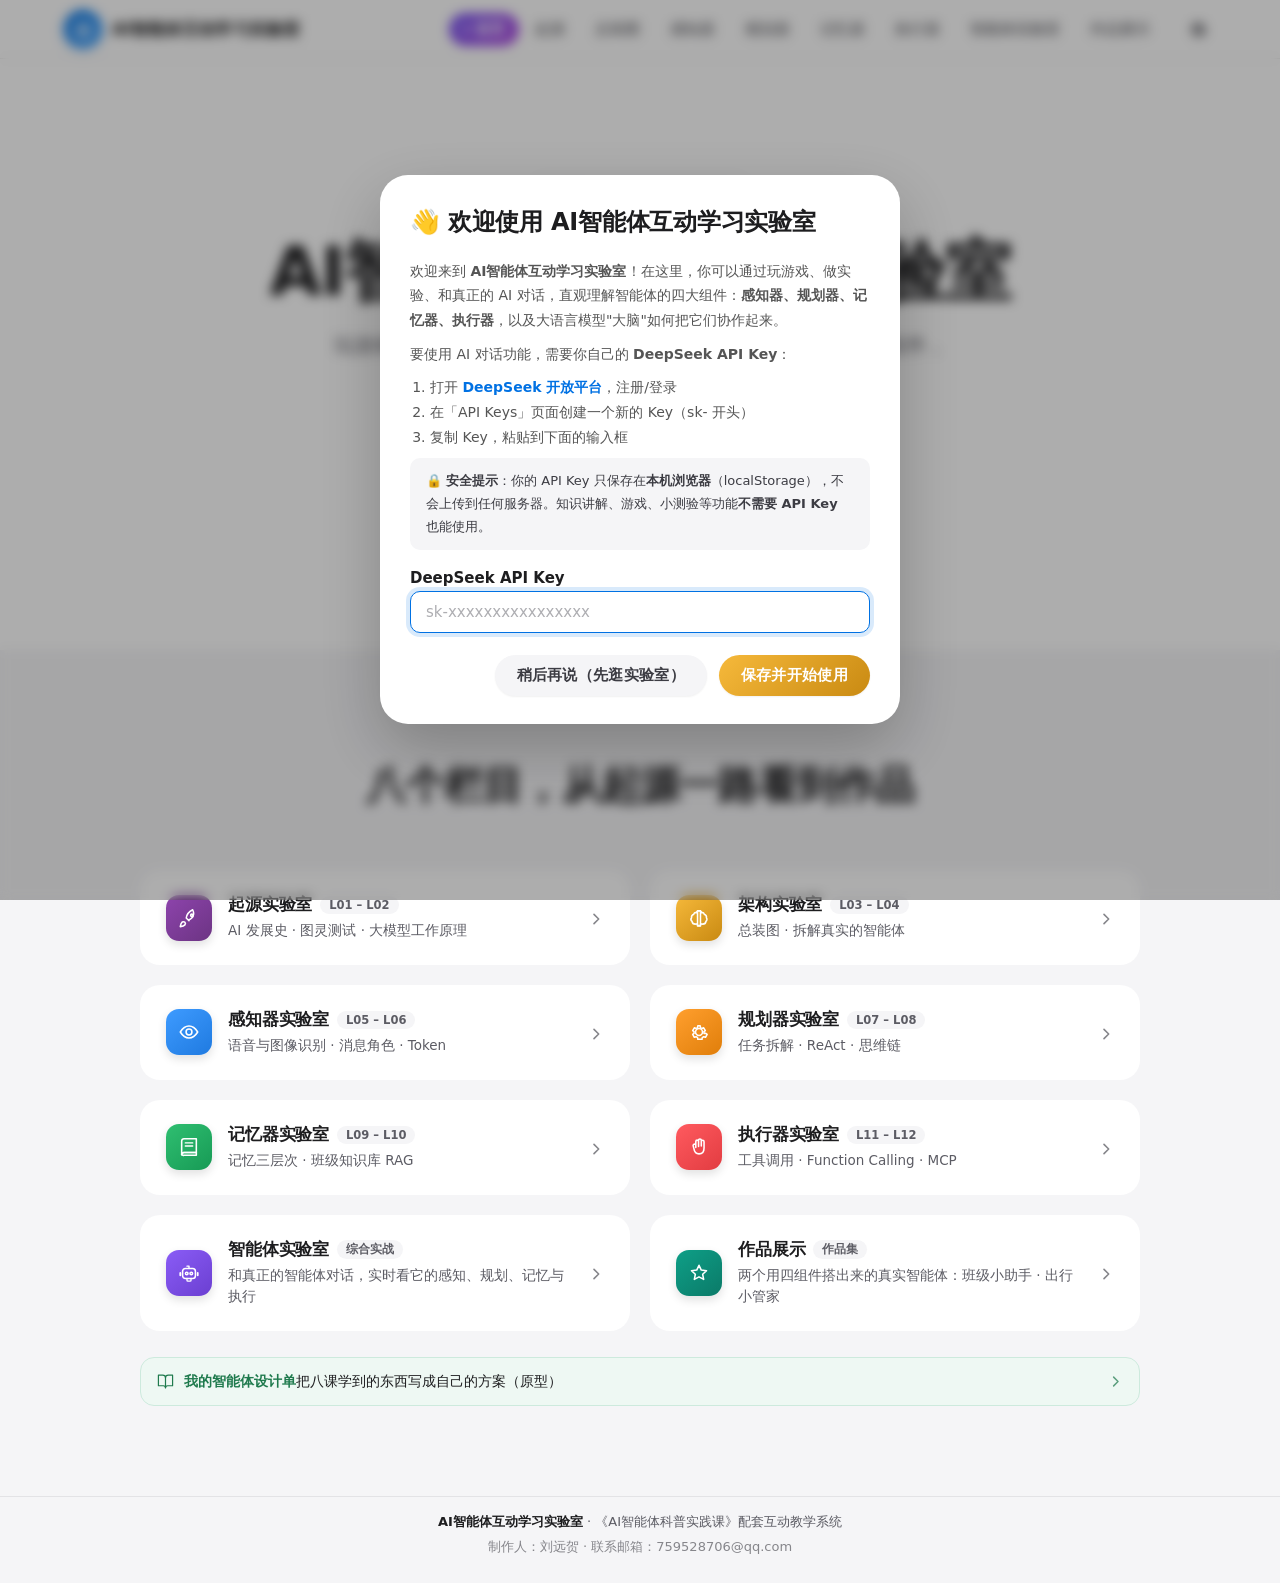
<file: index.html>
<!DOCTYPE html>
<html lang="zh-CN">
<head>
<meta charset="UTF-8">
<meta name="viewport" content="width=device-width, initial-scale=1.0">
<title>AI智能体互动学习实验室</title>
<link rel="stylesheet" href="css/style.css">
</head>
<body>

<!-- 启动兜底：这个站的内容全部由 JS 渲染，脚本一旦没跑起来就是一片空白。
     与其把学生丢在白屏前，不如直接说清楚“发生了什么、该怎么办”。 -->
<noscript>
  <div class="boot-msg">
    <b>这个学习系统需要浏览器开启 JavaScript 才能运行。</b>
    <div>请在浏览器设置里开启 JavaScript（或用 Chrome / Edge 打开），然后刷新本页。</div>
  </div>
</noscript>
<div id="boot-error" class="boot-msg" style="display:none">
  <b>页面没能完整加载。</b>
  <span id="boot-error-msg"></span>
  <div>先按 <b>Ctrl + F5</b> 强制刷新一次；如果还是不行，请告诉老师（可能是网络不通，或文件没同步全）。</div>
</div>

<!-- ================= 顶部导航 ================= -->
<header class="topbar">
  <div class="topbar-inner">
    <div class="brand" id="brand-home" title="返回首页">
      <span class="logo" id="brand-logo"><svg class="icon" width="26" height="26" viewBox="0 0 24 24" fill="none" stroke="currentColor" stroke-width="1.7" stroke-linecap="round" stroke-linejoin="round"><rect x="5" y="7" width="14" height="11" rx="3"/><circle cx="9.5" cy="12.5" r="1.4"/><circle cx="14.5" cy="12.5" r="1.4"/><path d="M12 7V4.5M12 4.5h-2.2M9.8 18v1.8a1 1 0 0 0 1 1h2.4a1 1 0 0 0 1-1V18" stroke-width="1.5" stroke-linecap="round" fill="none"/></svg></span>
      <span>AI智能体互动学习实验室</span>
    </div>
    <nav class="nav" id="main-nav">
      <button class="nav-tab active" data-sec="cover">首页</button>
      <button class="nav-tab" data-sec="origin">起源</button>
      <button class="nav-tab" data-sec="home">总装图</button>
      <button class="nav-tab" data-sec="perception">感知器</button>
      <button class="nav-tab" data-sec="planner">规划器</button>
      <button class="nav-tab" data-sec="memory">记忆器</button>
      <button class="nav-tab" data-sec="executor">执行器</button>
      <button class="nav-tab" data-sec="playground">智能体实验室</button>
      <button class="nav-tab" data-sec="works">作品展示</button>
    </nav>
    <button class="icon-btn" id="btn-settings" title="设置"><svg width="20" height="20" viewBox="0 0 24 24" fill="none" stroke="currentColor" stroke-width="1.8" stroke-linecap="round" stroke-linejoin="round"><path d="M12 8.2a3.8 3.8 0 1 0 0 7.6 3.8 3.8 0 0 0 0-7.6z"/><path d="M19.4 13.5l1.5 1.2-1.8 3.1-1.9-.7a7 7 0 0 1-1.6.9l-.3 2H10.7l-.3-2a7 7 0 0 1-1.6-.9l-1.9.7-1.8-3.1 1.5-1.2a6.9 6.9 0 0 1 0-1.8L5.1 10.5l1.8-3.1 1.9.7a7 7 0 0 1 1.6-.9l.3-2h2.6l.3 2a7 7 0 0 1 1.6.9l1.9-.7 1.8 3.1-1.5 1.2a6.9 6.9 0 0 1 0 1.8z"/></svg></button>
  </div>
</header>

<main>

  <!-- ================= 封面页：课程与系统总览 ================= -->
  <section class="section active" id="sec-cover"></section>

  <!-- ================= 起源实验室（L01 起源 + L02 身边的智能体） ================= -->
  <section class="section" id="sec-origin"></section>

  <!-- ================= 首页：架构实验室（总装图 L03 + 案例拆解 L04） ================= -->
  <section class="section" id="sec-home"></section>

  <!-- ================= 感知器 ================= -->
  <section class="section" id="sec-perception"></section>

  <!-- ================= 规划器 ================= -->
  <section class="section" id="sec-planner"></section>

  <!-- ================= 记忆器 ================= -->
  <section class="section" id="sec-memory"></section>

  <!-- ================= 执行器 ================= -->
  <section class="section" id="sec-executor"></section>

  <!-- ================= 智能体实验室 ================= -->
  <section class="section" id="sec-playground"></section>

  <!-- ================= 作品展示：班级小助手 / 出行小管家 ================= -->
  <section class="section" id="sec-works"></section>

</main>

<footer>
  <div><b>AI智能体互动学习实验室</b> · 《AI智能体科普实践课》配套互动教学系统</div>
  <div class="footer-sub">制作人：刘远贺 · 联系邮箱：759528706@qq.com</div>
</footer>

<!-- ================= 提示与弹窗 ================= -->
<div class="toast-box" id="toast-box"></div>

<!-- 首次使用 API Key 引导弹窗 -->
<div class="modal-mask" id="apikey-mask" style="display:none">
  <div class="modal" style="max-width:520px">
    <h3>👋 欢迎使用 AI智能体互动学习实验室</h3>
    <div style="margin:16px 0;line-height:1.8;color:#555;font-size:14px">
      <p>欢迎来到 <b>AI智能体互动学习实验室</b>！在这里，你可以通过玩游戏、做实验、和真正的 AI 对话，直观理解智能体的四大组件：<b>感知器、规划器、记忆器、执行器</b>，以及大语言模型"大脑"如何把它们协作起来。</p>
      <p style="margin-top:10px">要使用 AI 对话功能，需要你自己的 <b>DeepSeek API Key</b>：</p>
      <ol style="margin:8px 0 8px 20px;padding:0">
        <li>打开 <a href="https://platform.deepseek.com/" target="_blank" class="modal-link">DeepSeek 开放平台</a>，注册/登录</li>
        <li>在「API Keys」页面创建一个新的 Key（sk- 开头）</li>
        <li>复制 Key，粘贴到下面的输入框</li>
      </ol>
      <p class="modal-welcome-tip">
        🔒 <b>安全提示</b>：你的 API Key 只保存在<b>本机浏览器</b>（localStorage），不会上传到任何服务器。知识讲解、游戏、小测验等功能<b>不需要 API Key</b> 也能使用。
      </p>
    </div>
    <form onsubmit="return false">
    <label class="field">
      DeepSeek API Key
      <input type="password" id="apikey-input" placeholder="sk-xxxxxxxxxxxxxxxx" autocomplete="off" spellcheck="false" class="modal-key-input">
    </label>
    </form>
    <div class="m-actions">
      <button class="btn btn-ghost" id="apikey-skip">稍后再说（先逛实验室）</button>
      <button class="btn btn-brain" id="apikey-save">保存并开始使用</button>
    </div>
  </div>
</div>

<div class="modal-mask" id="settings-mask">
  <div class="modal">
    <h3>⚙ 系统设置</h3>
    <form onsubmit="return false">
    <label class="field">DeepSeek API 密钥
      <input type="password" id="set-key" placeholder="sk-..." autocomplete="off" spellcheck="false">
      <small>密钥保存在本机浏览器（localStorage），浏览器直连 DeepSeek 官方 API，不经过任何中间服务器。</small>
    </label>
    </form>
    <form onsubmit="return false">
    <label class="field">云端能力密钥 · 硅基流动 SiliconFlow（语音 / 图片识别 + 思维链实验，可选）
      <input type="password" id="set-asr-key" placeholder="sk-..." autocomplete="off" spellcheck="false">
      <small>
        <b>一个 Key 同时覆盖三件事</b>：语音识别、图片识别，以及「思维链（CoT）」实验用的小模型（不需要再额外配置）。申请步骤：<br>
        ① 打开 <a href="https://cloud.siliconflow.cn/" target="_blank" class="modal-link">硅基流动开放平台</a>，注册并登录（新用户有免费额度）<br>
        ② 左侧进入「API 密钥」→ 新建密钥，复制 <code>sk-</code> 开头的那串字符<br>
        ③ 粘贴到上面的输入框，点「保存」<br>
        <span style="color:#999">留空也可以上课：语音会改用浏览器内置识别（Edge 可用），图片识别改用本地引擎或示例演示，思维链实验会自动改用 DeepSeek 大模型（对比效果会弱一些）。密钥只保存在本机浏览器，不会上传。</span>
      </small>
    </label>
    </form>
    <div class="sound-field">
      <span class="sound-title">声音提醒 · 计时器 / 提醒到点响铃</span>
      <div class="sound-row">
        <button type="button" class="btn btn-ghost" id="set-sound-test">🔔 测试响铃</button>
        <span class="sound-state" id="set-sound-state">点一下测试：听到“叮咚”就说明能响</span>
      </div>
    </div>
    <div class="m-actions">
      <button class="btn btn-ghost" id="set-clear" style="margin-right:auto;color:#b03a2e">清除已保存密钥</button>
      <button class="btn btn-ghost" id="set-cancel">取消</button>
      <button class="btn btn-brain" id="set-save">保存</button>
    </div>
  </div>
</div>

<!-- 本地 OCR 引擎（Tesseract.js）改为“按需加载”，见 js/lab-perception.js。
     不再在页面加载时静态引入 CDN：那样一旦 CDN 不可达，控制台会报资源加载错误，
     且无法自动恢复。现在只在真正用到本地识别时才加载，并有多 CDN 兜底。 -->
<script src="js/config.js"></script>
<script src="js/store.js"></script>
<script src="js/api.js"></script>
<script src="js/ui.js"></script>
<script src="js/agent.js"></script>
<!-- 进阶原理互动课堂共享引擎：必须早于所有 lab-*.js -->
<script src="js/adv-classroom.js"></script>
<!-- 通用「单题闯关」答题引擎：也必须早于所有 lab-*.js -->
<script src="js/quiz-flow.js"></script>
<script src="js/lab-cover.js"></script>
<script src="js/lab-origin.js"></script>
<script src="js/lab-home.js"></script>
<script src="js/lab-perception.js"></script>
<script src="js/lab-planner.js"></script>
<script src="js/lab-memory.js"></script>
<script src="js/lab-executor.js"></script>
<script src="js/lab-playground.js"></script>
<script src="js/lab-works.js"></script>
<script src="js/reveal.js"></script>
<script src="js/main.js"></script>

<!-- 启动兜底（放在最后：前面的脚本都已声明完，这里才判断得出“有没有跑起来”）
     为什么需要：全站内容由 JS 渲染，任何一个文件 404 都会让页面变成空白，
     而空白页对五年级学生来说是“没法报告的问题”。这里把它变成一句能读懂的话。 -->
<script>
(function () {
  function show(msg) {
    var box = document.getElementById("boot-error");
    if (!box || box.getAttribute("data-shown") === "1") return;
    box.setAttribute("data-shown", "1");
    var s = document.getElementById("boot-error-msg");
    if (s && msg) s.textContent = msg;
    box.style.display = "";
  }
  /* ① 资源加载失败 / 脚本报错。必须用捕获阶段，否则 <script> 的 error 事件到不了这里 */
  window.addEventListener("error", function (e) {
    var t = e.target;
    if (t && t.tagName === "SCRIPT") {
      show("（没能加载脚本：" + (t.getAttribute("src") || "?") + "）");
    } else if (t && t.tagName === "IMG") {
      /* 单张配图失败不打断整页：底下还有正文，不必吓学生 */
    } else if (e && e.message) {
      /* file:// 或跨源情况下，浏览器只肯给出 "Script error." 这种没法读的信息，
       * 那就换成学生能懂、老师能行动的一句话。 */
      var m = String(e.message);
      show(/^script error/i.test(m)
        ? "（有一个脚本没能运行——多半是文件缺失或没同步全）"
        : "（脚本报错：" + m + "）");
    }
  }, true);
  /* ② 3 秒后首页还是空的 → 渲染没跑起来（比白屏有用得多） */
  setTimeout(function () {
    var cover = document.getElementById("sec-cover");
    if (cover && cover.children.length === 0) show("（首页内容没有渲染出来）");
  }, 3000);
})();
</script>
</body>
</html>
</file>
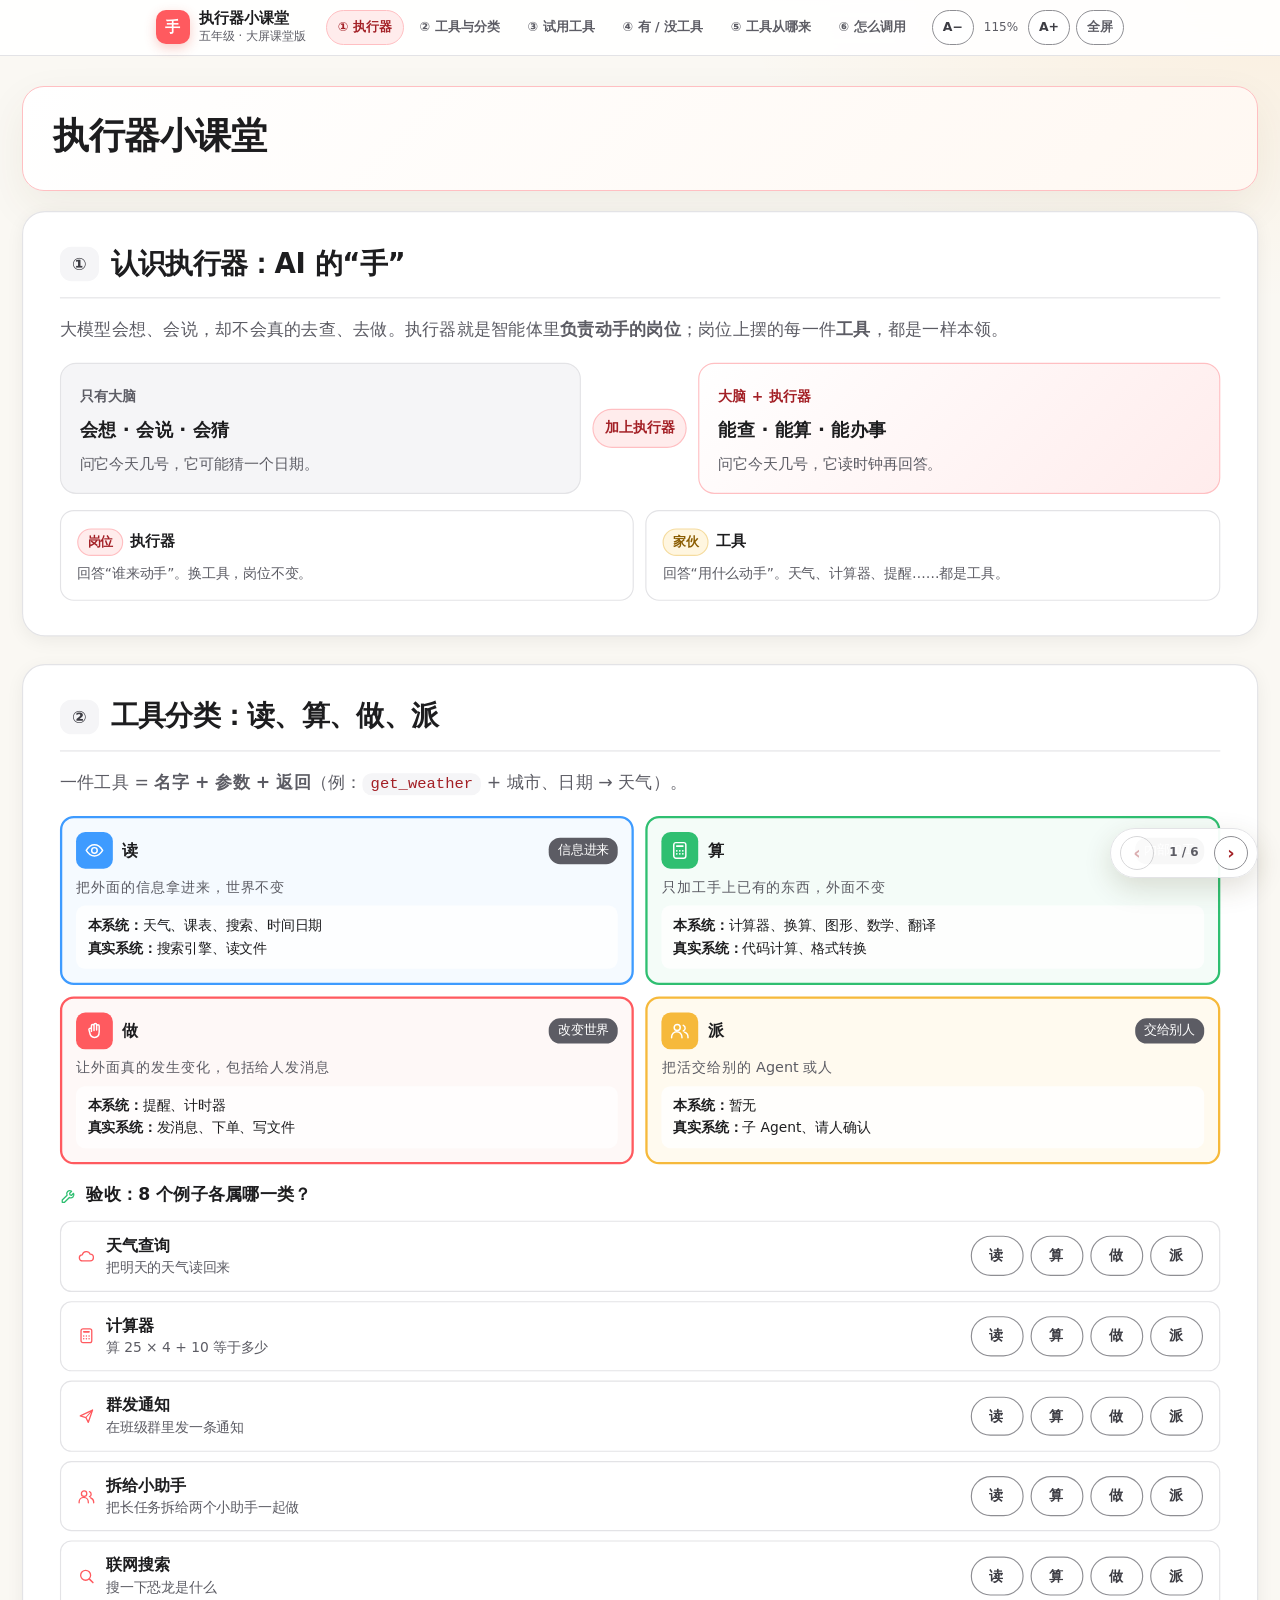
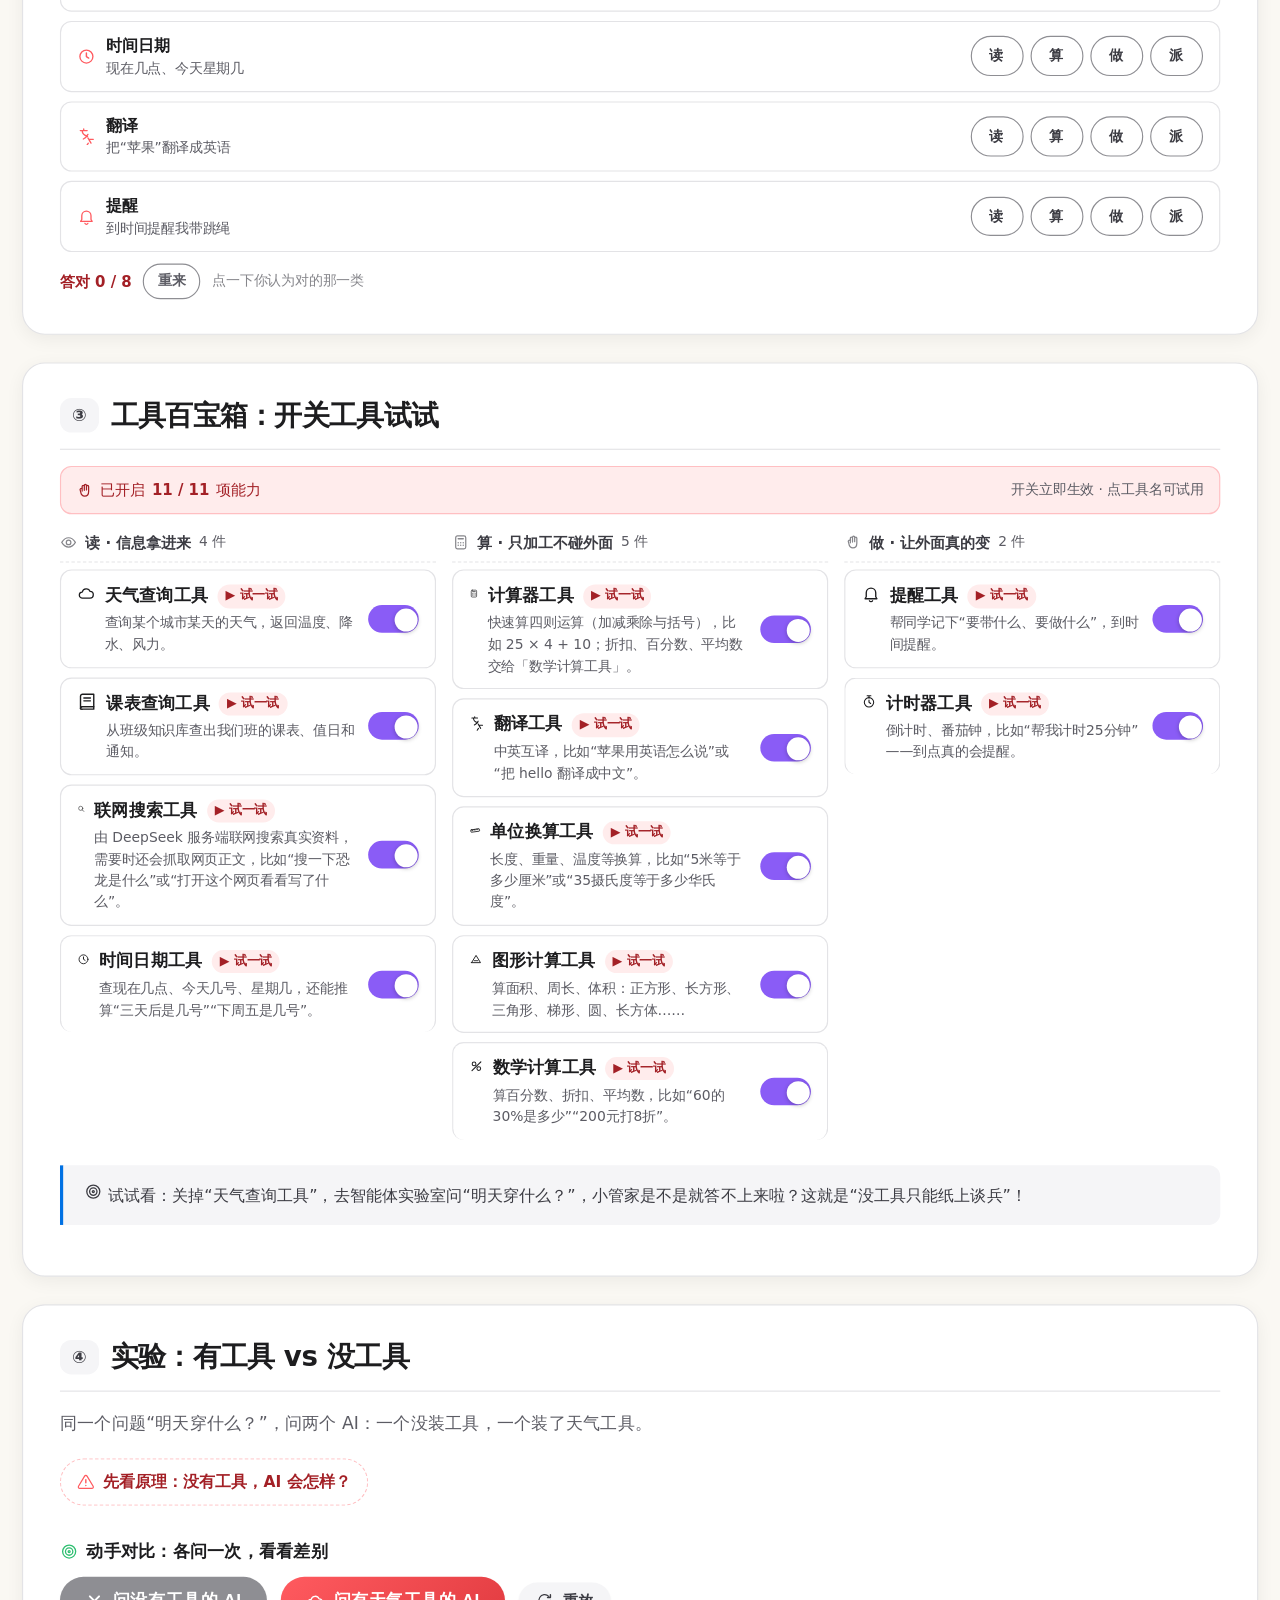
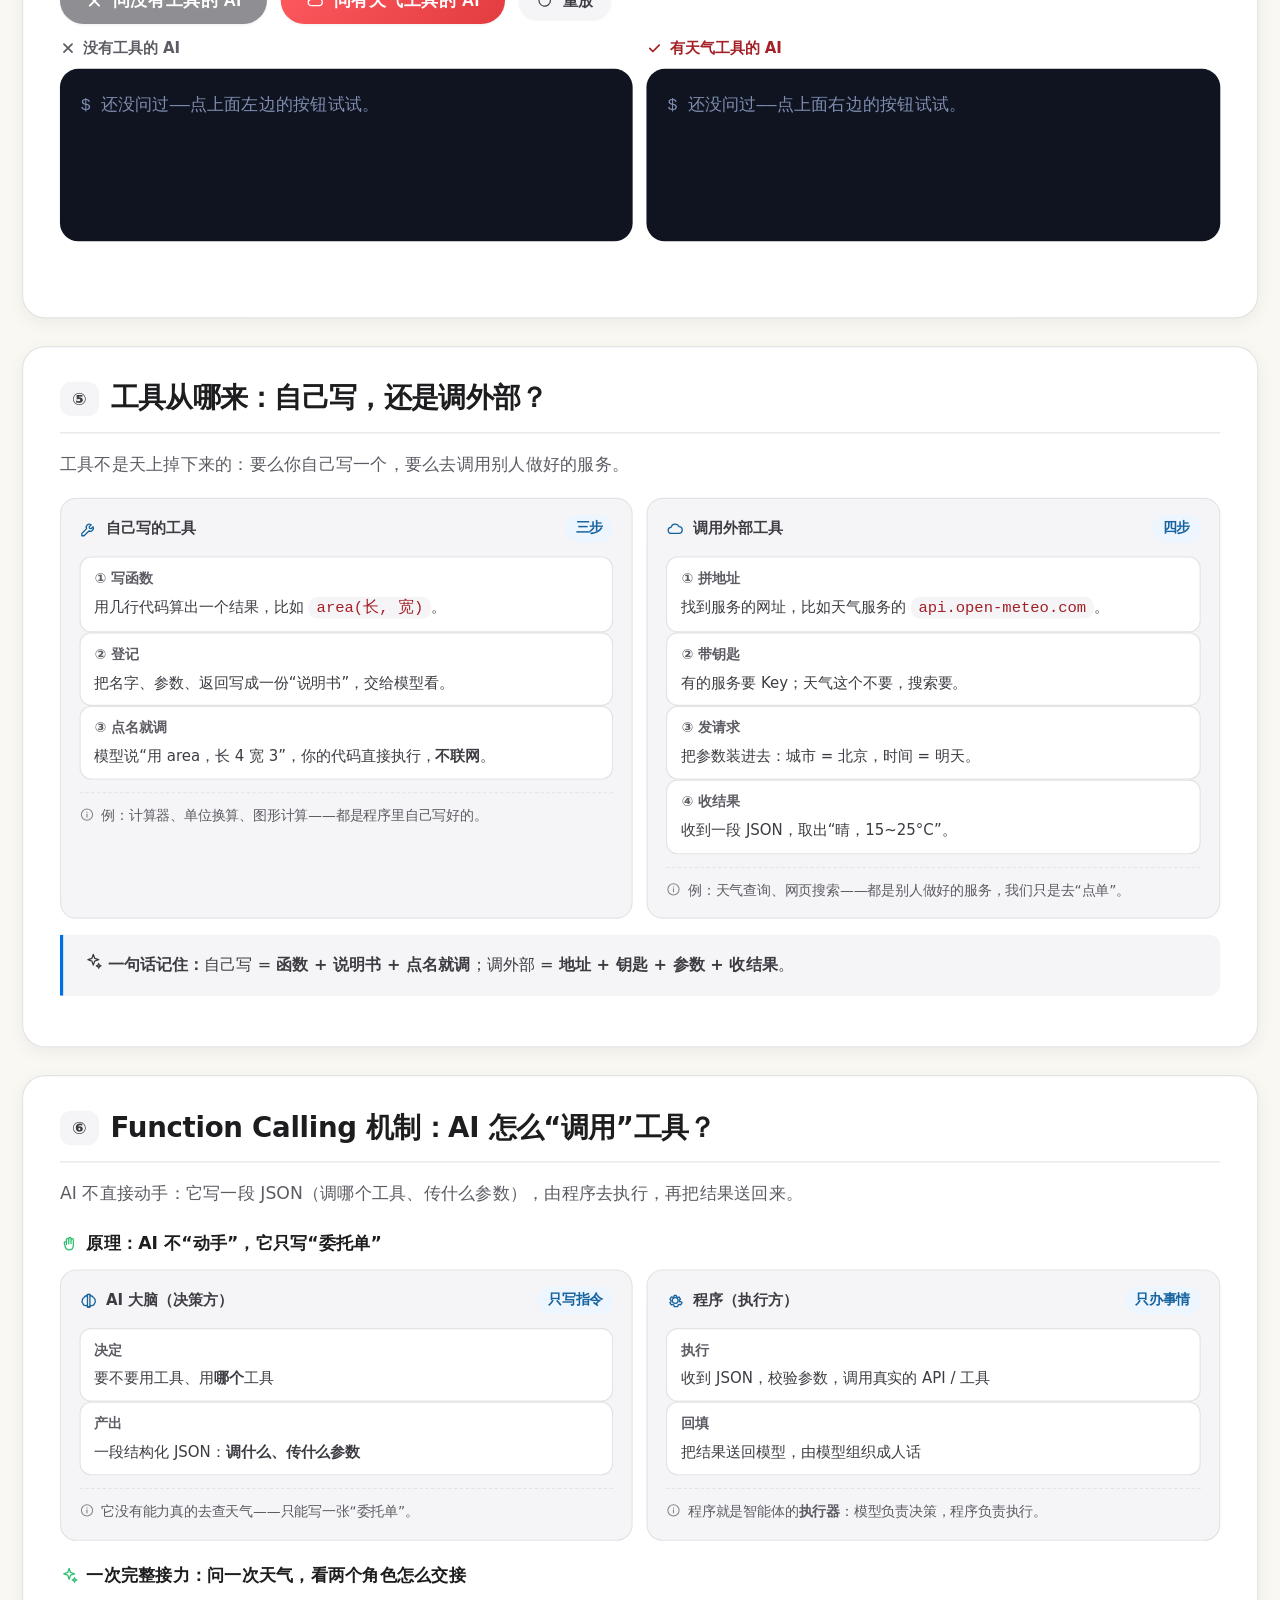
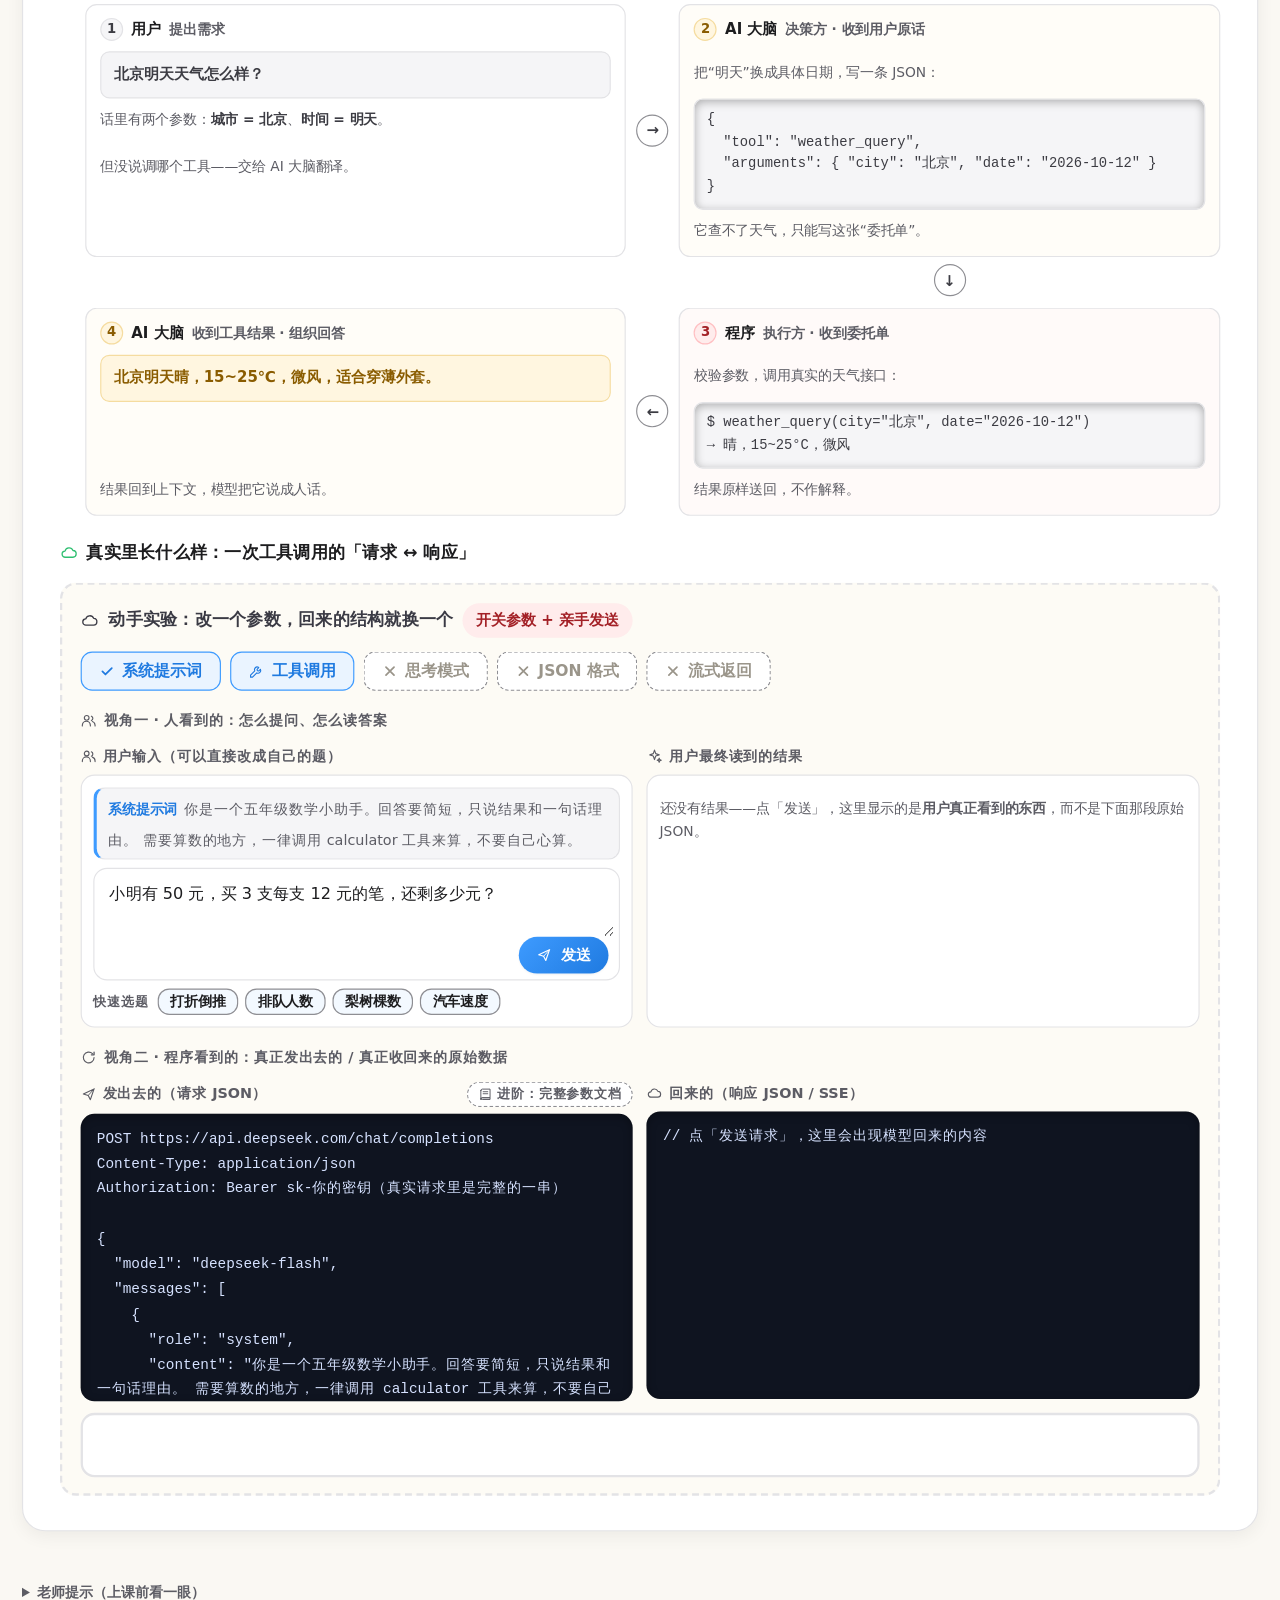
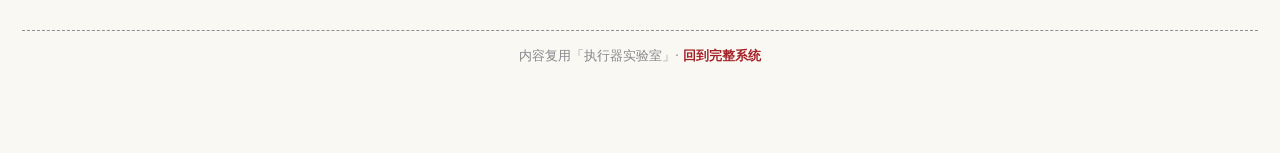
<file: lesson-executor.html>
<!DOCTYPE html>
<html lang="zh-CN">
<head>
<meta charset="UTF-8">
<meta name="viewport" content="width=device-width, initial-scale=1.0">
<title>执行器小课堂 · 五年级大屏课堂版</title>
<meta name="description" content="执行器实验室前 5 张卡的大屏课堂版：执行器、工具与分类、三个工具试用、有/没工具对比、Function Calling。">
<link rel="stylesheet" href="css/style.css">
<link rel="stylesheet" href="css/lesson-executor.css">
</head>
<body class="lesson-page">

<!-- ================= 顶栏 ================= -->
<header class="ls-top">
  <div class="ls-top-in">
    <a class="ls-brand" href="index.html">
      <span class="ls-logo">手</span>
      <span><b>执行器小课堂</b><small>五年级 · 大屏课堂版</small></span>
    </a>
    <nav class="ls-nav" id="ls-nav" aria-label="六关导航"></nav>
    <div class="ls-tools">
      <button type="button" class="ls-tool-btn" id="ls-smaller" aria-label="字小一点">A−</button>
      <span class="ls-scale-label" id="ls-scale-label">115%</span>
      <button type="button" class="ls-tool-btn" id="ls-bigger" aria-label="字大一点">A+</button>
      <button type="button" class="ls-tool-btn is-ghost" id="ls-full">全屏</button>
    </div>
  </div>
</header>

<div class="ls-main">

  <!-- ================= 首屏 ================= -->
  <section class="ls-hero">
    <h1>执行器小课堂</h1>
  </section>

  <!-- ================= 复用的六张卡 ================= -->
  <div class="ls-scale" id="ls-scale">
    <div class="ls-stage" id="ls-stage">
      <div id="sec-executor"></div>
    </div>
  </div>

  <!-- ================= 老师提示 ================= -->
  <details class="ls-teacher">
    <summary>老师提示（上课前看一眼）</summary>
    <div class="inner">
      <b>这一页是什么：</b>它没有另写一套内容——直接调用执行器实验室的渲染与交互，只保留六张卡，并按课堂顺序重排：<b>执行器 → 工具与分类 → 试用工具 → 有/没工具 → 工具从哪来 → Function Calling</b>。<br>
      <b>大屏：</b>右上角「A− / A+」调字号（85%～150%，会记住），「全屏」进入投影模式；右下角「上一张 / 下一张」用来控制节奏。<br>
      <b>需要联网：</b>天气查询、网页搜索。<b>天气不用钥匙</b>；<b>网页搜索需要 DeepSeek Key</b>，在「智能体实验室」或主站右上角「设置」里填一次即可（本页与主站共用同一个 Key）。<br>
      <b>没有 Key 也能上：</b>计算器、工具分类、Function Calling 实验都不依赖 Key；有/没工具对照会用内置示例回答，天气仍是真实数据。<br>
      <b>建议节奏：</b>第 1 关 5′ · 第 2 关 10′ · 第 3 关 9′ · 第 4 关 7′ · 第 5 关 6′ · 第 6 关 8′。
    </div>
  </details>

  <footer class="ls-foot">
    内容复用「执行器实验室」· <a href="index.html">回到完整系统</a>
  </footer>
</div>

<!-- 六关翻页 -->
<div class="ls-pager" id="ls-pager" hidden>
  <button type="button" class="ls-pager-btn" id="ls-prev" aria-label="上一张">‹</button>
  <span class="ls-pager-pos" id="ls-pager-pos">1 / 6</span>
  <button type="button" class="ls-pager-btn" id="ls-next" aria-label="下一张">›</button>
</div>

<script src="js/config.js"></script>
<script src="js/store.js"></script>
<script src="js/api.js"></script>
<script src="js/ui.js"></script>
<script src="js/adv-classroom.js"></script>
<script src="js/quiz-flow.js"></script>
<script src="js/agent.js"></script>
<script src="js/lab-perception.js"></script>
<script src="js/lab-executor.js"></script>
<script src="js/lesson-executor.js"></script>
</body>
</html>
</file>
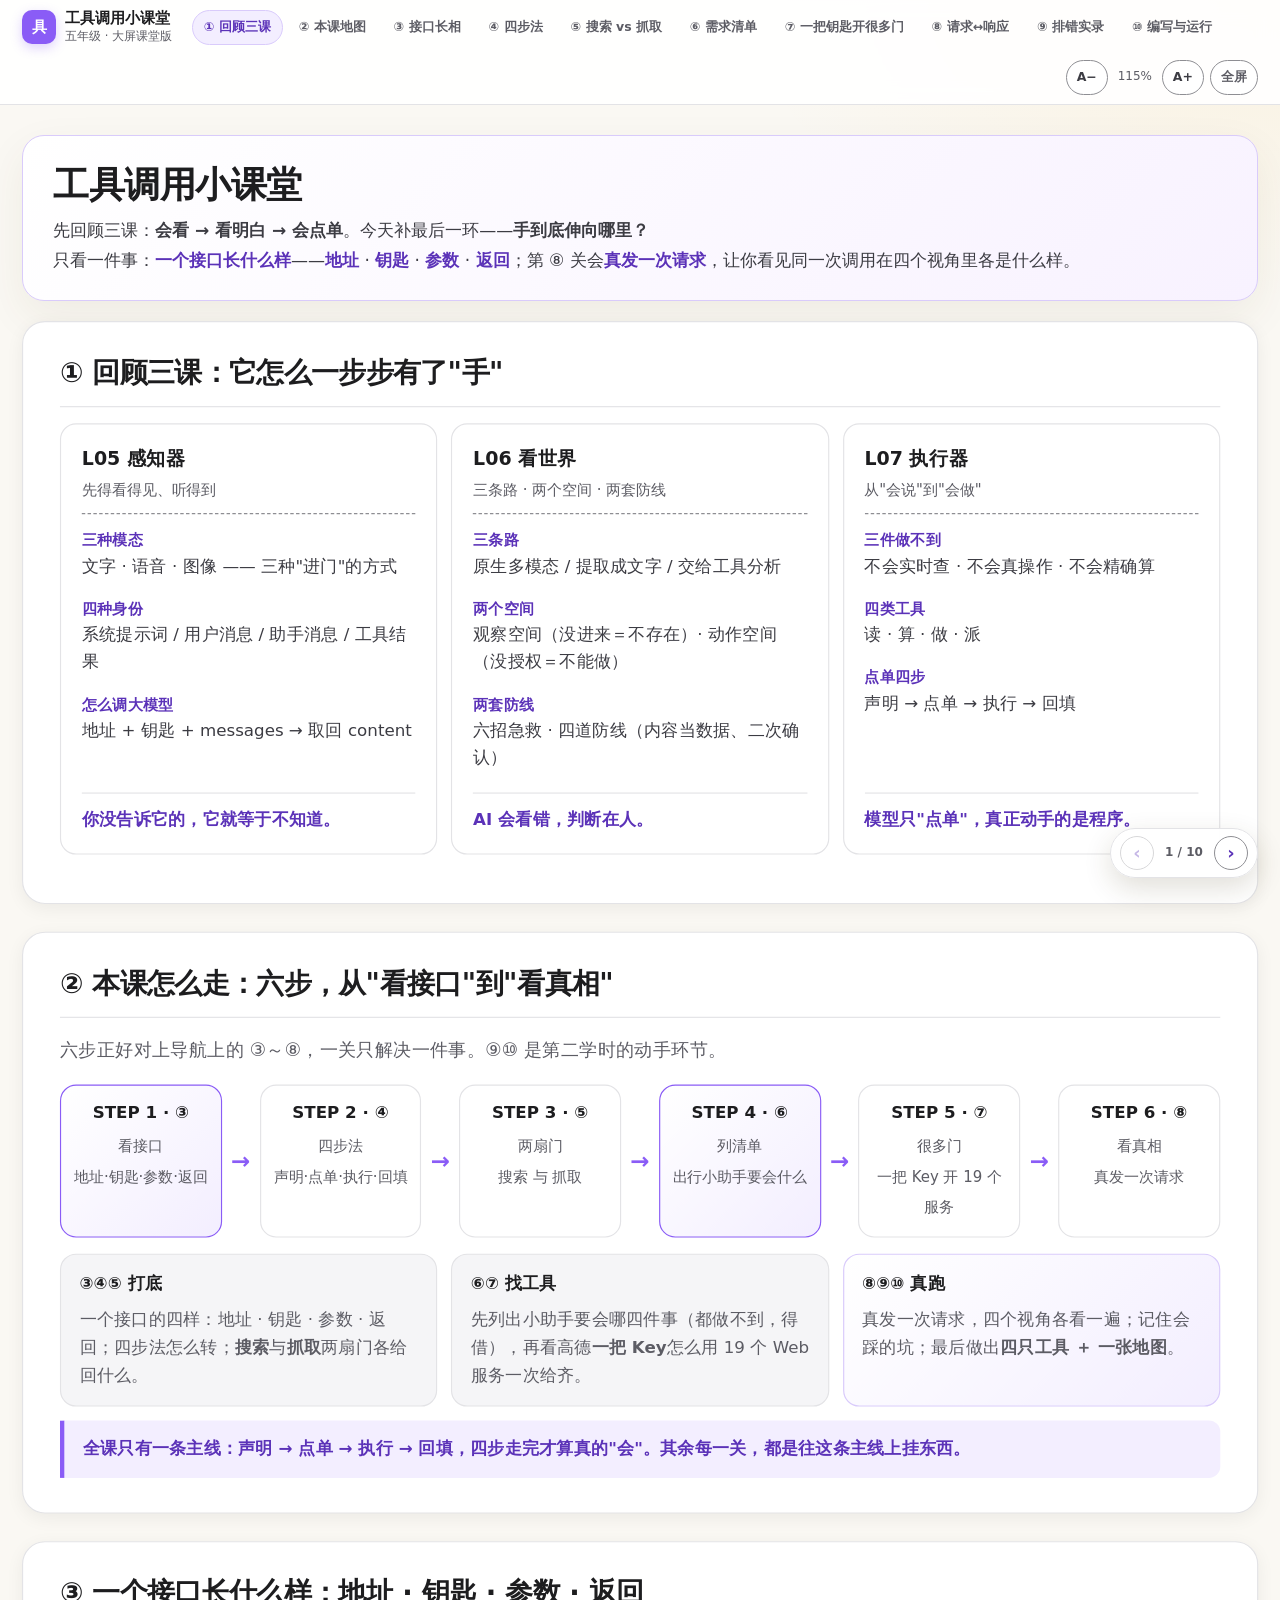
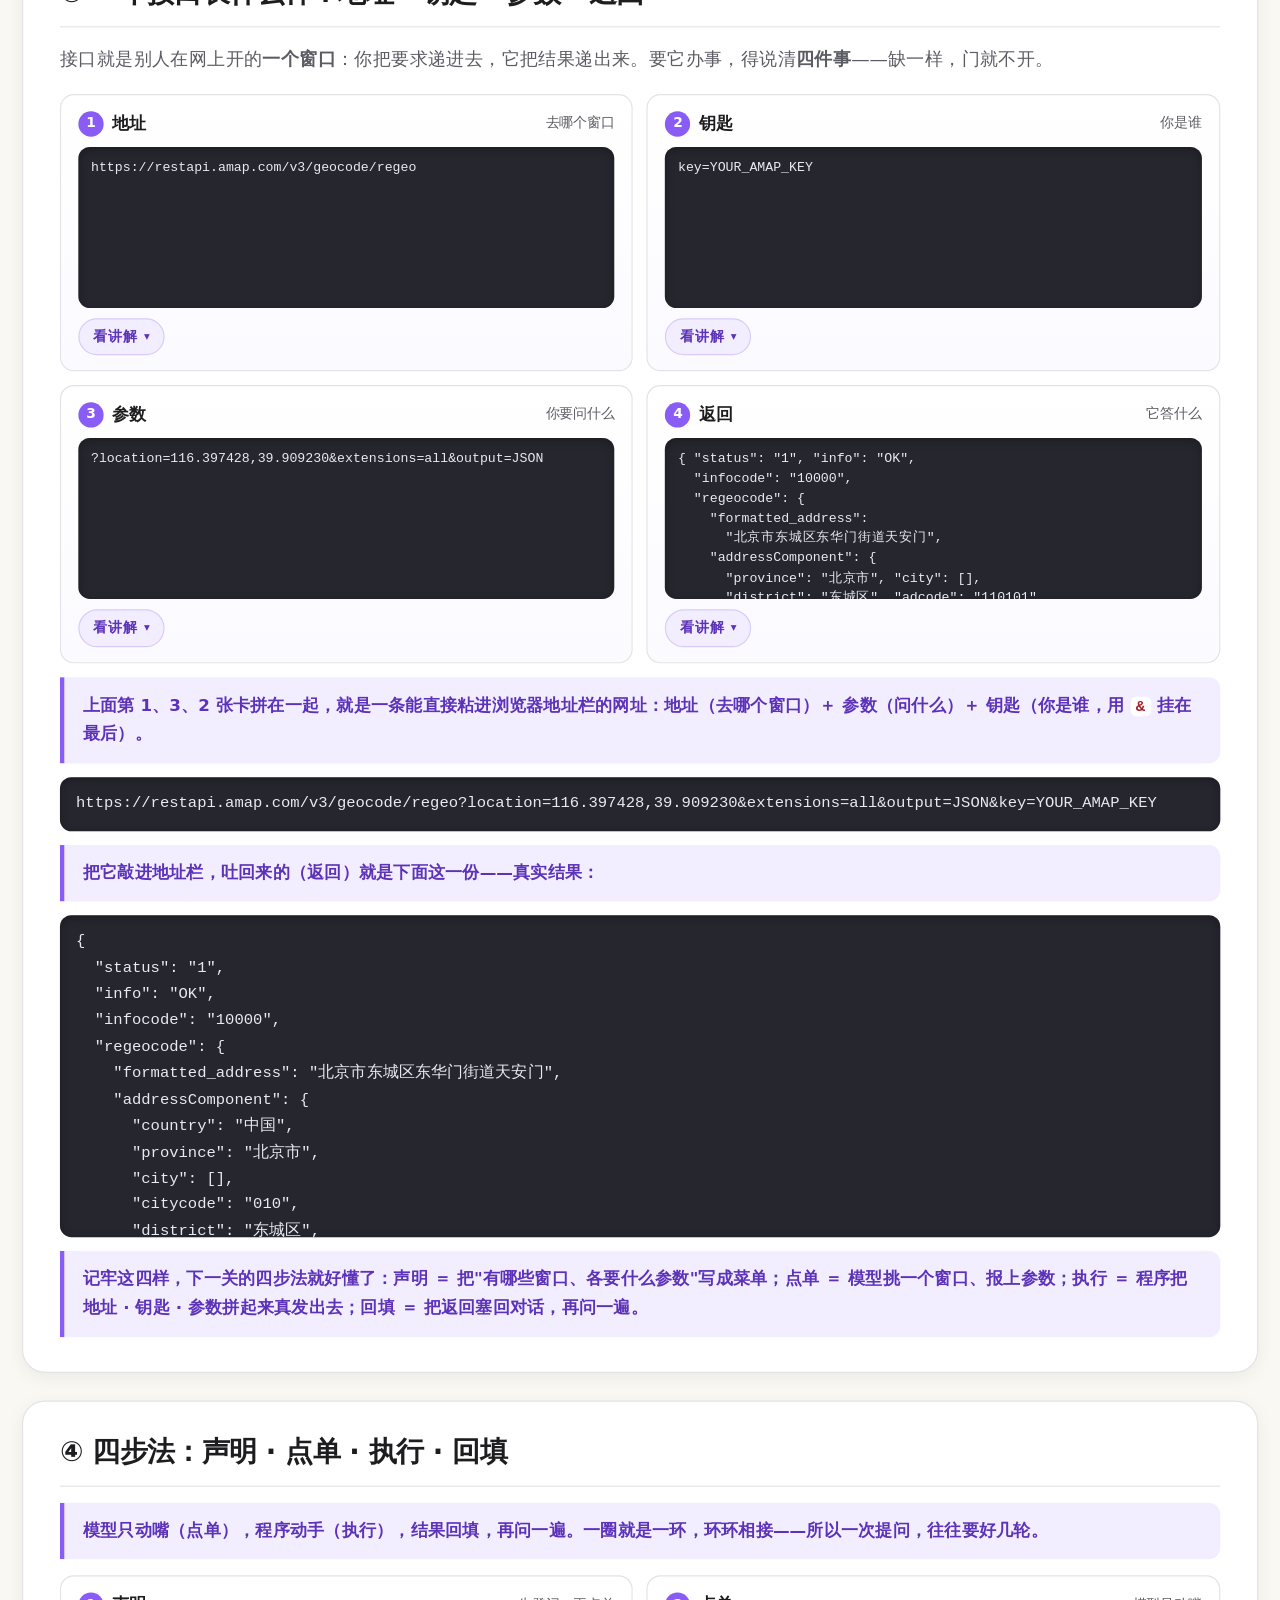
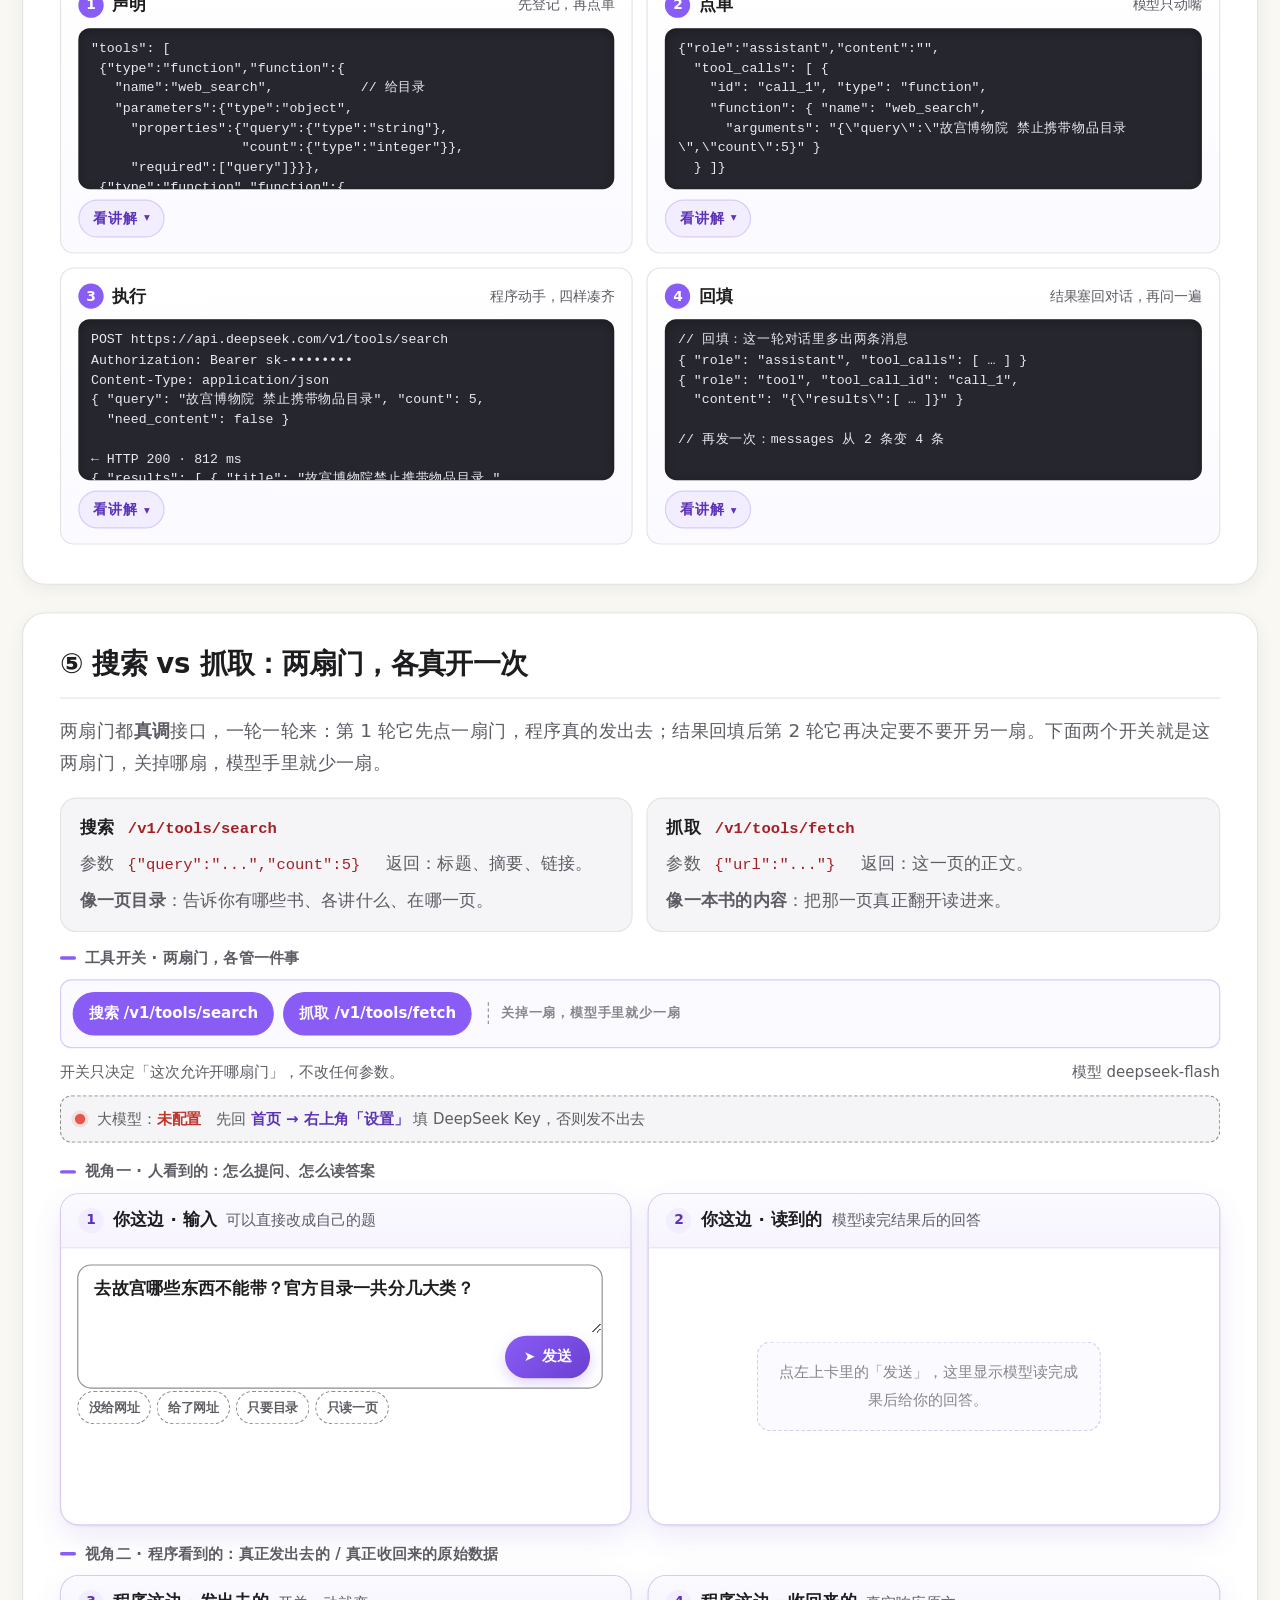
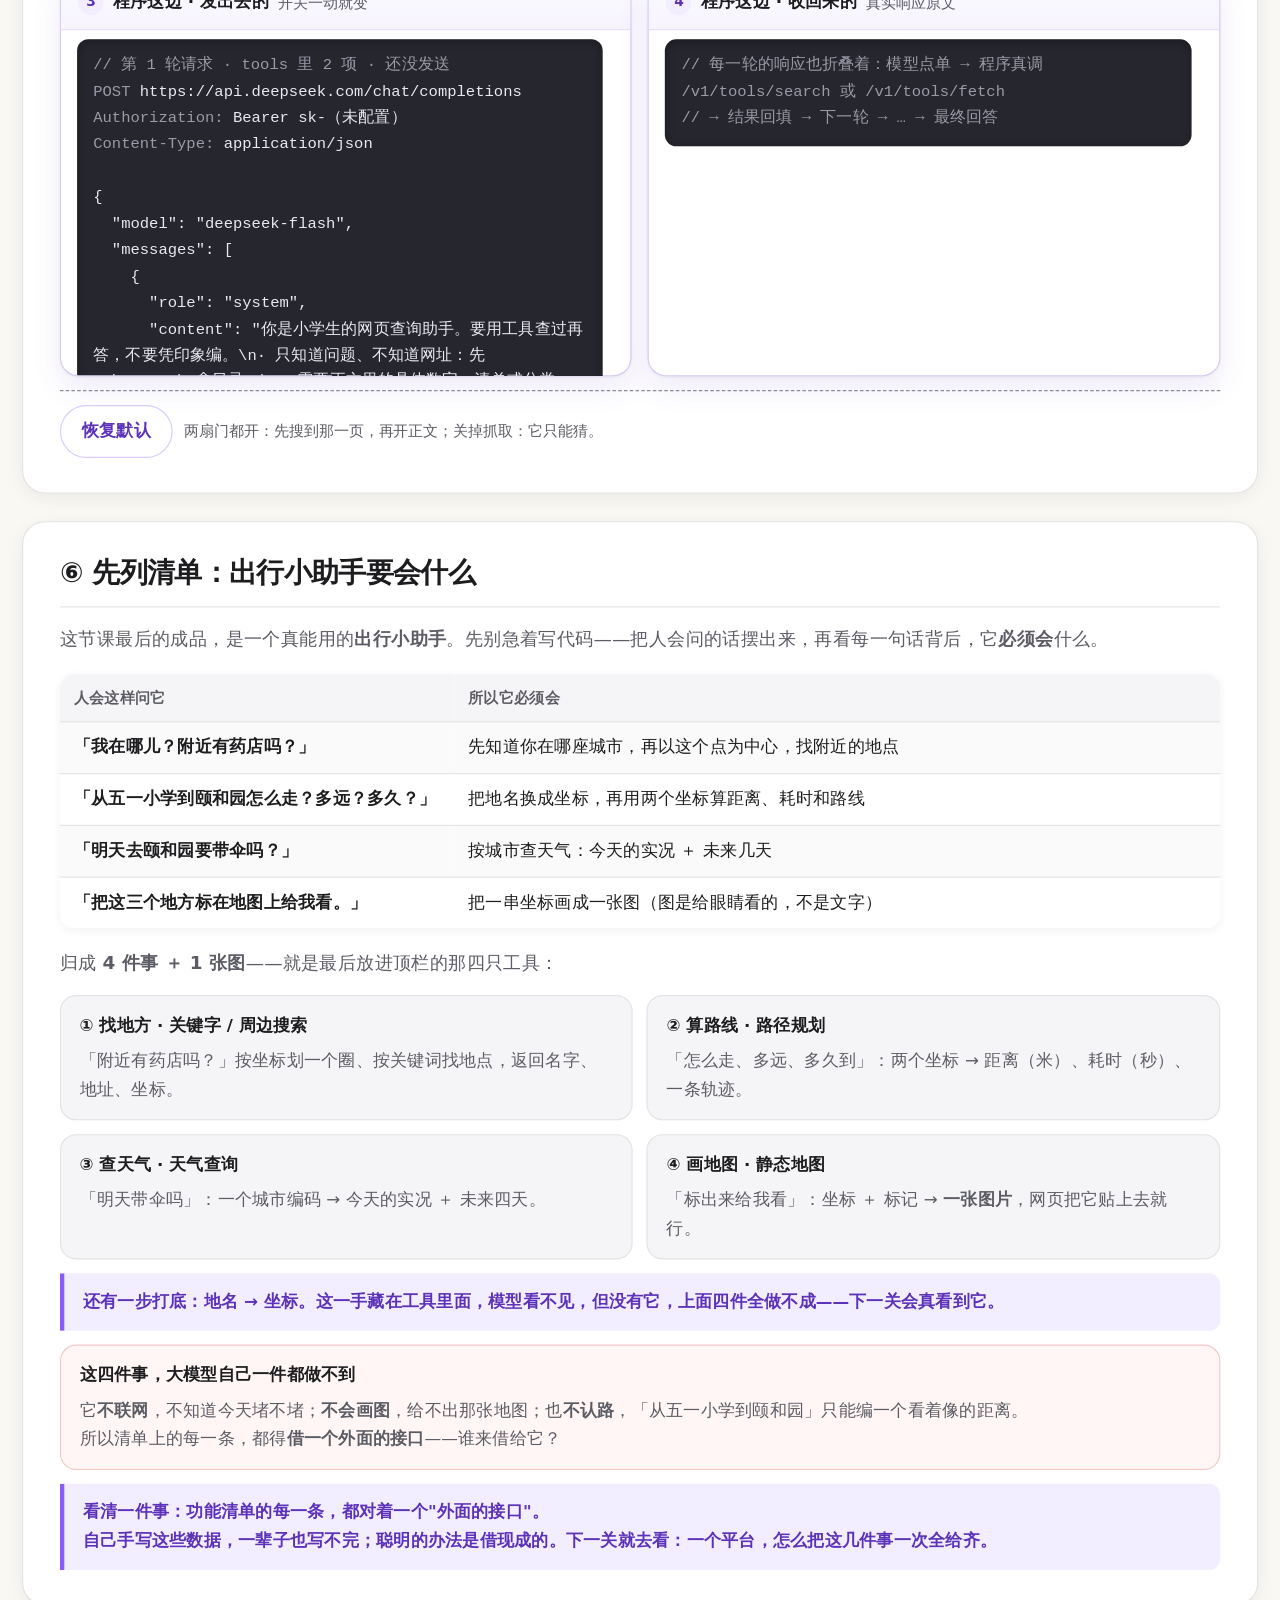
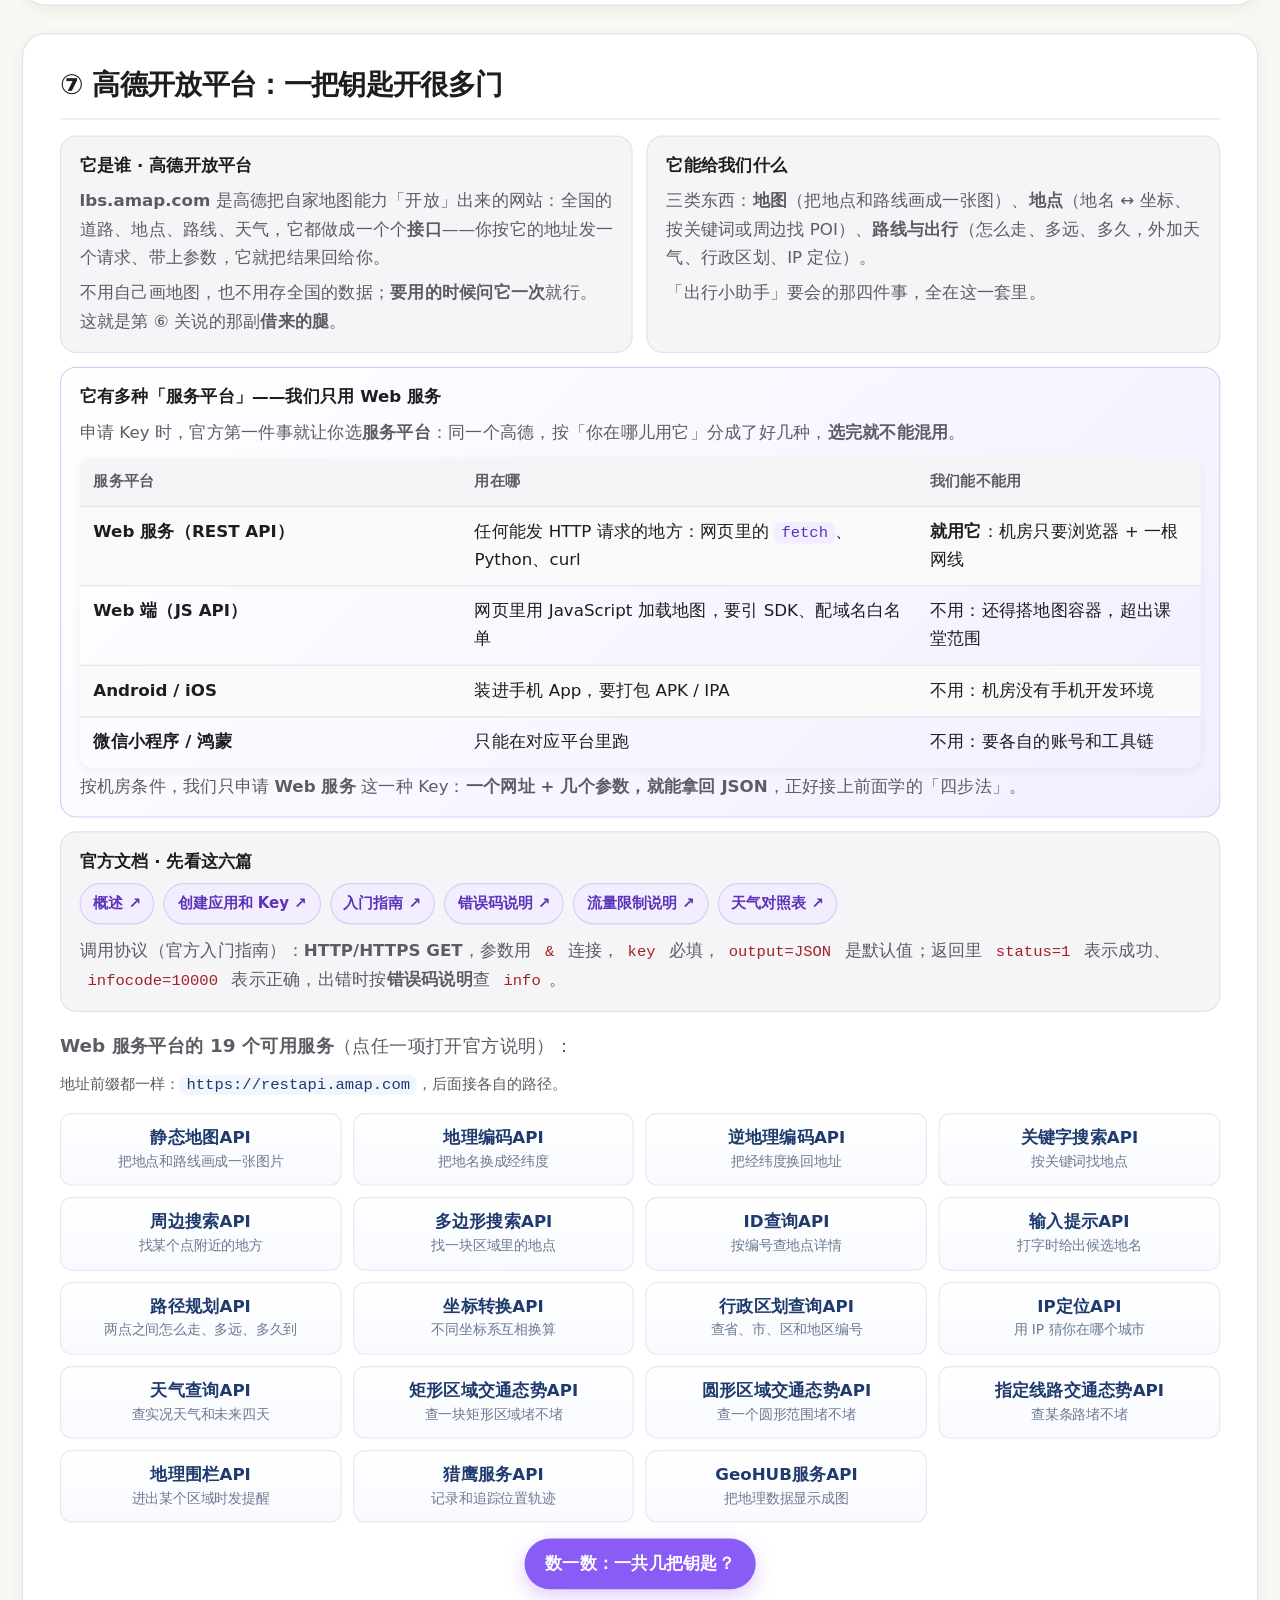
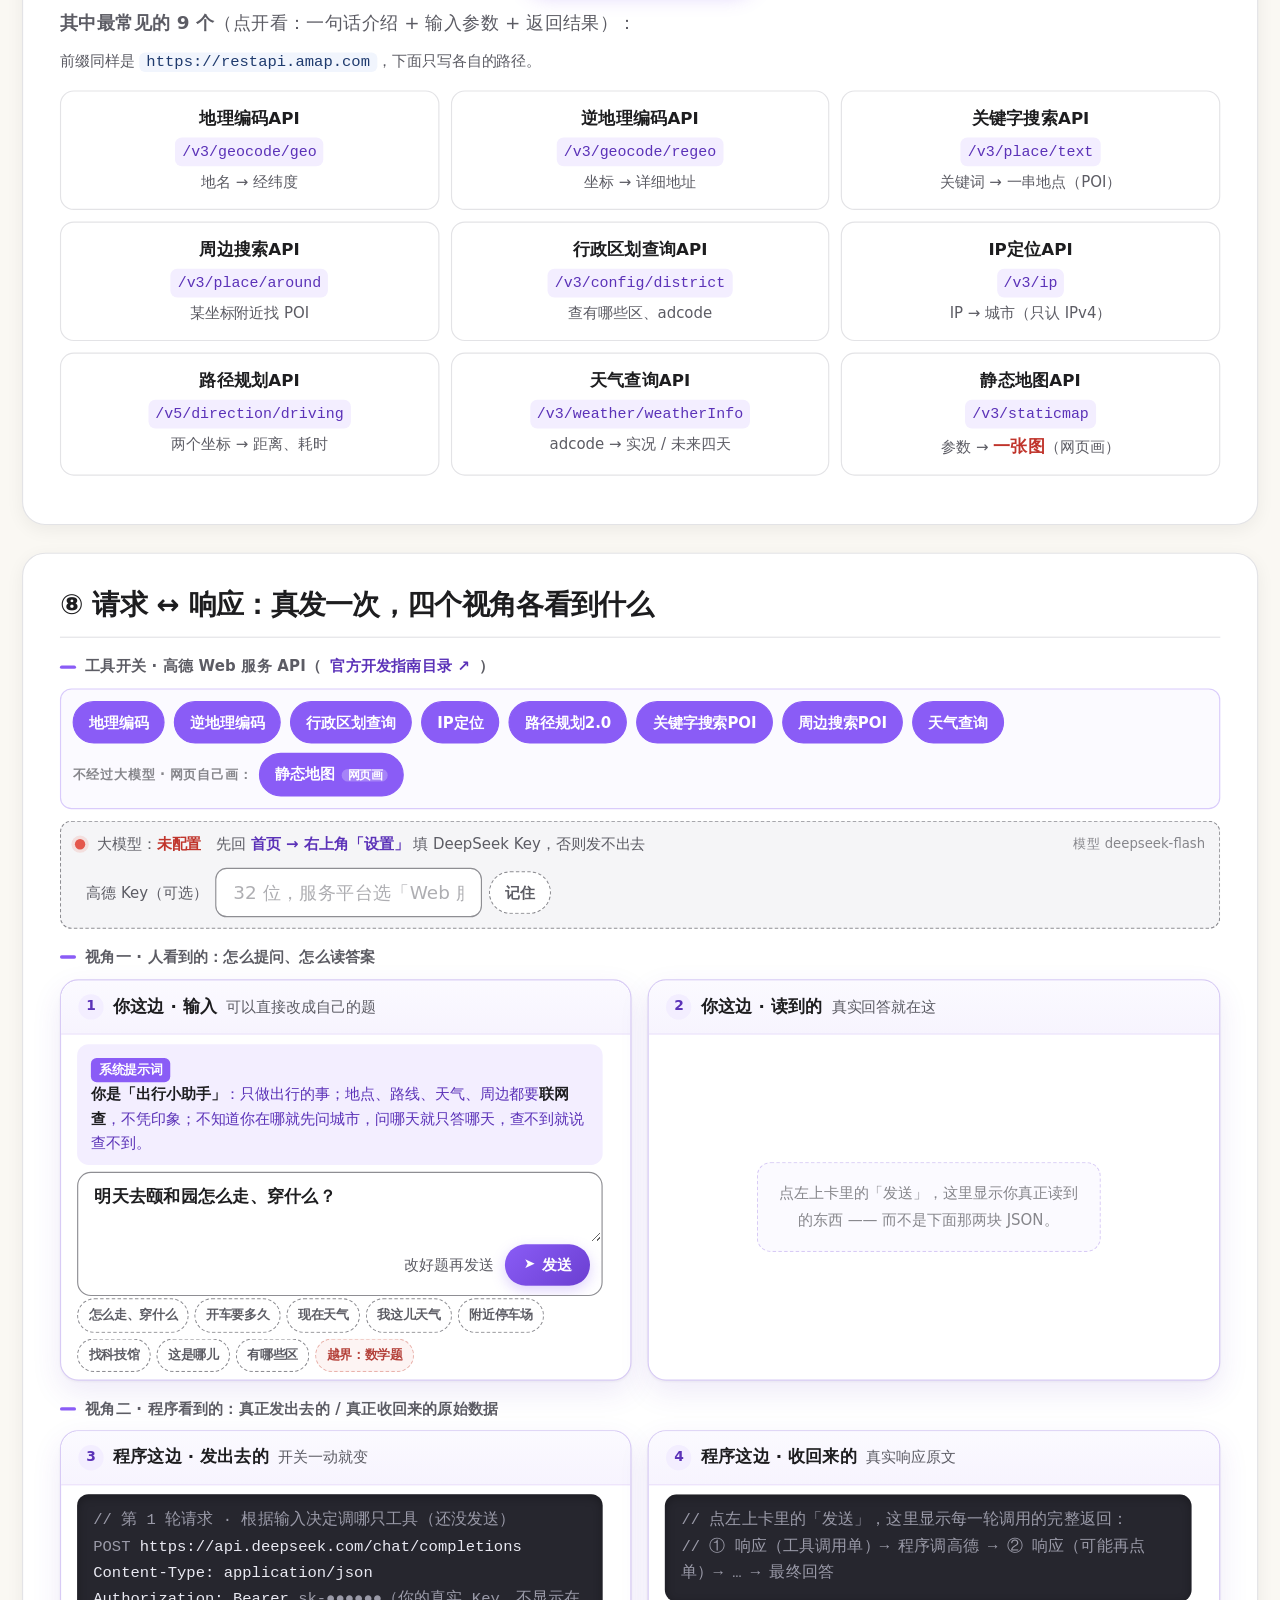
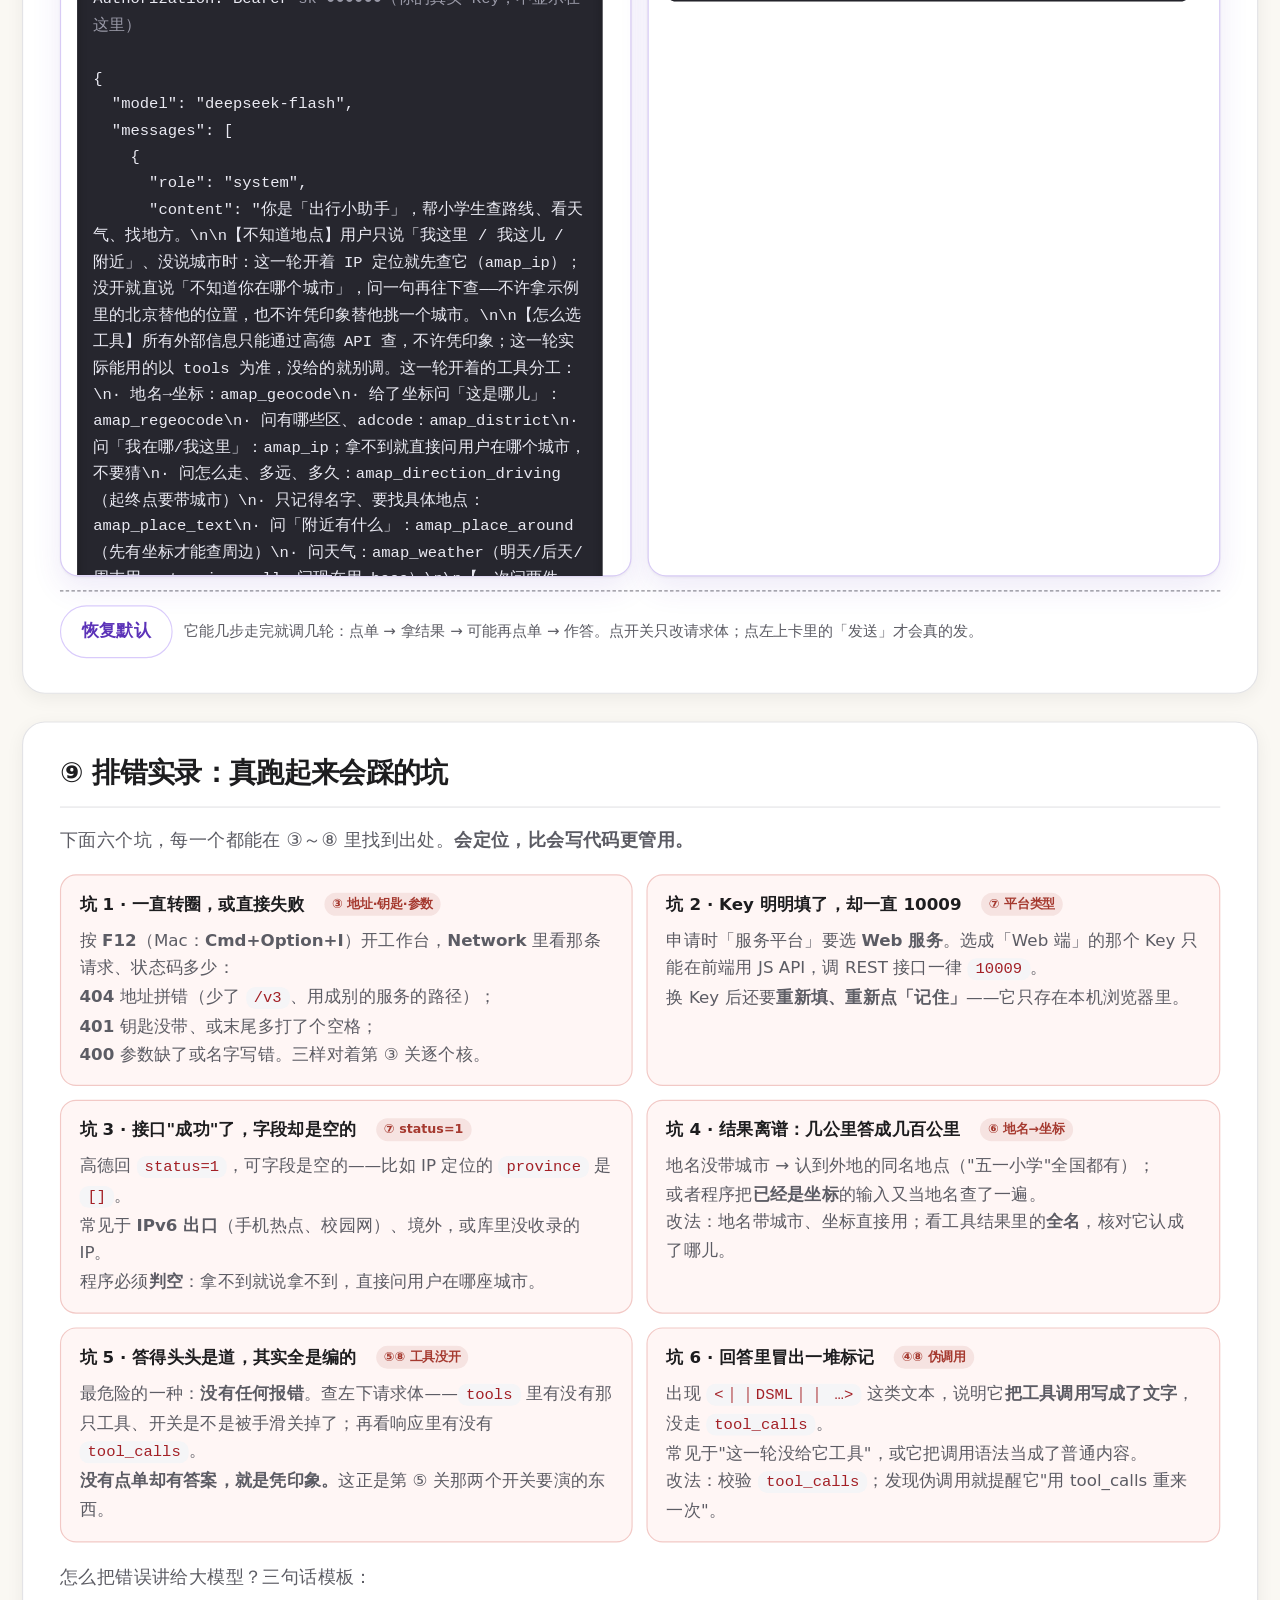
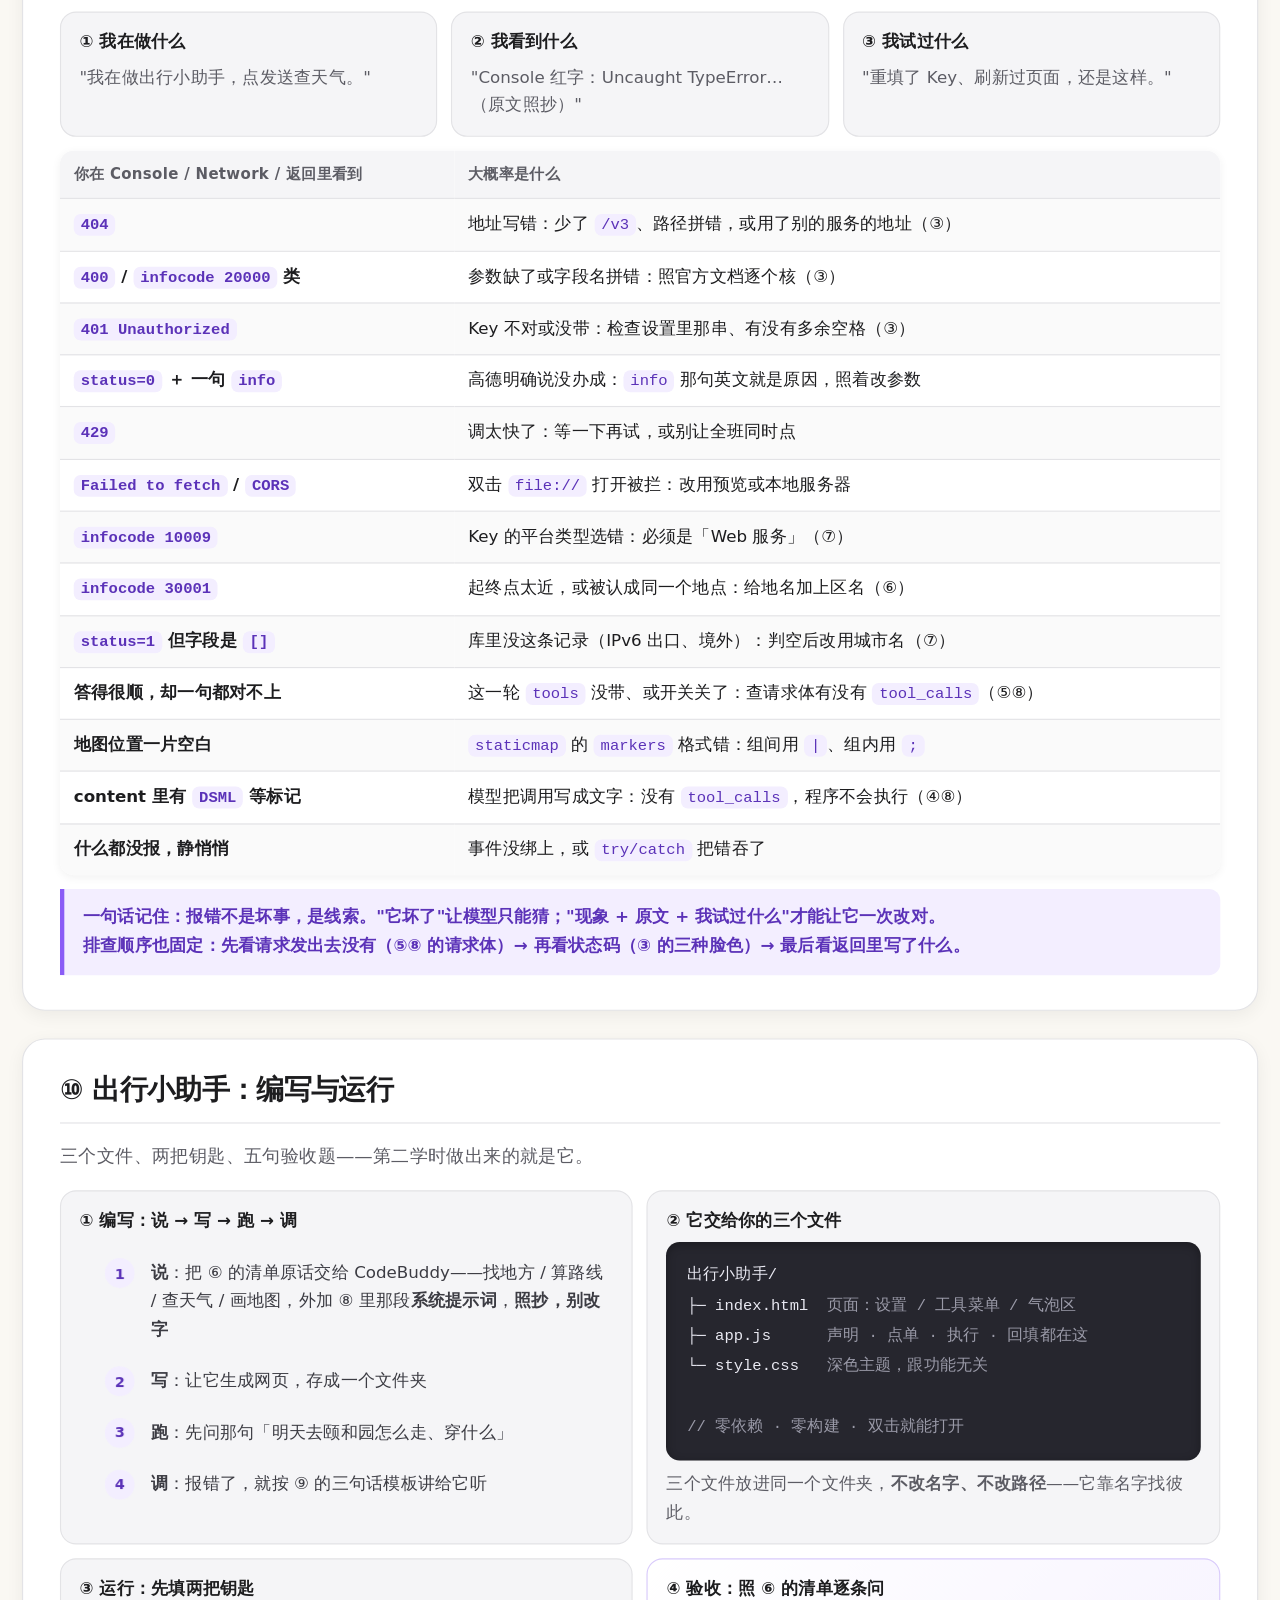
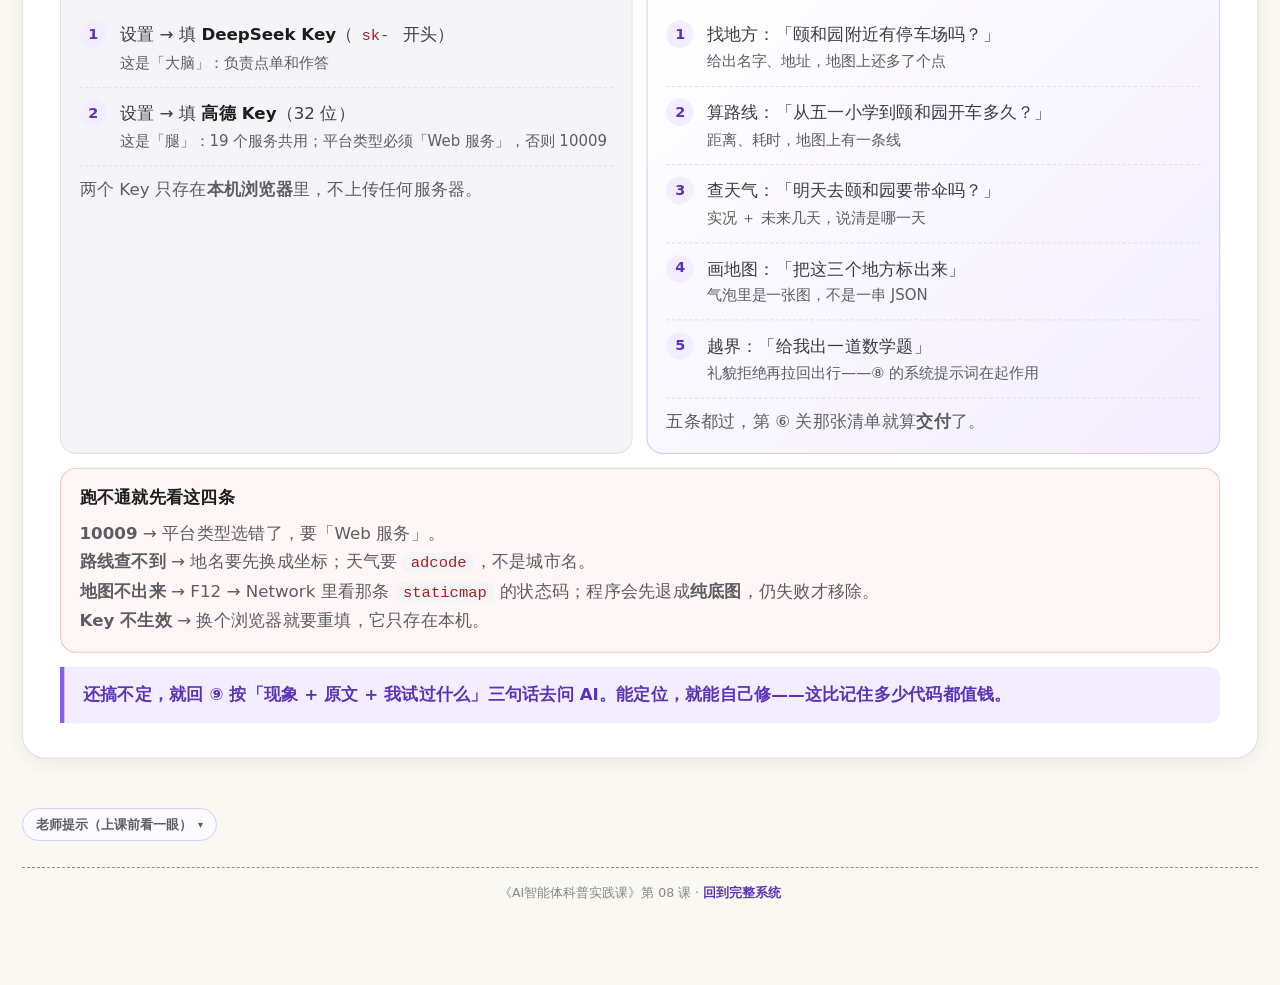
<file: lesson-tools.html>
<!DOCTYPE html>
<html lang="zh-CN">
<head>
<meta charset="UTF-8">
<meta name="viewport" content="width=device-width, initial-scale=1.0">
<title>工具调用小课堂 · 五年级大屏课堂版</title>
<meta name="description" content="第08课 AI 如何调用工具的大屏课堂版：回顾三课、本课地图、一个接口长什么样、四步法、搜索抓取、出行小助手需求清单、高德一把钥匙开很多门（Web 服务 19 个 API）、请求↔响应四象限、排错实录、编写与运行。">
<link rel="stylesheet" href="css/style.css">
<link rel="stylesheet" href="css/lesson-tools.css?v=20261189">
</head>
<body class="lesson-page">

<!-- ================= 顶栏 ================= -->
<header class="ls-top">
  <div class="ls-top-in">
    <a class="ls-brand" href="index.html">
      <span class="ls-logo">具</span>
      <span><b>工具调用小课堂</b><small>五年级 · 大屏课堂版</small></span>
    </a>
    <nav class="ls-nav" id="ls-nav" aria-label="十关导航"></nav>
    <div class="ls-tools">
      <button type="button" class="ls-tool-btn" id="ls-smaller" aria-label="字小一点">A−</button>
      <span class="ls-scale-label" id="ls-scale-label">115%</span>
      <button type="button" class="ls-tool-btn" id="ls-bigger" aria-label="字大一点">A+</button>
      <button type="button" class="ls-tool-btn is-ghost" id="ls-full">全屏</button>
    </div>
  </div>
</header>

<div class="ls-main">

  <!-- ================= 首屏 ================= -->
  <section class="ls-hero">
    <h1>工具调用小课堂</h1>
    <p>先回顾三课：<b>会看 → 看明白 → 会点单</b>。今天补最后一环——<b>手到底伸向哪里？</b></p>
    <p class="ls-hero-note">只看一件事：<b>一个接口长什么样</b>——<b>地址</b> · <b>钥匙</b> · <b>参数</b> · <b>返回</b>；第 ⑧ 关会<b>真发一次请求</b>，让你看见同一次调用在四个视角里各是什么样。</p>
  </section>

  <!-- ================= 十张卡 ================= -->
  <div class="ls-scale" id="ls-scale">
    <div class="ls-stage" id="ls-stage">
      <div id="sec-tools"></div>
    </div>
  </div>

  <!-- ================= 老师提示 ================= -->
  <details class="ls-teacher">
    <summary>老师提示（上课前看一眼）</summary>
    <div class="inner">
      <b>这一页是什么：</b>第 08 课的大屏课堂版，十关对应教案第一学时与第二学时：<b>回顾三课 → 本课地图 → 一个接口长什么样 → 四步法 → 搜索 vs 抓取 → 出行小助手需求清单 → 高德一把钥匙开很多门 → 请求↔响应（真实调用） → 排错实录 → 编写与运行</b>。前九关在第一学时（40′），第十关是第二学时的编写与运行。<br>
      <b>第 ⑧ 关是真的：</b>模型一轮一轮来——先根据输入点单，拿到工具结果后可能继续点单（比如先 IP 定位拿城市、再查天气），直到能直接作答，最多 4 轮；每轮之间的工具由程序执行，四块里每一行都来自网络返回。所以<b>上课前必须先在首页右上角「设置」里填好 DeepSeek Key</b>，否则它只会显示"发出去的样子"，不会假造响应。<b>外部工具全部是高德 Web 服务 API</b>，所以还要在那一关输入<b>Web 服务类型的高德 Key</b>；没填时工具会如实返回"没有高德 Key"，不会偷换别的接口。高德 IP 定位只解析 IPv4，手机热点/校园网常是 IPv6 出口，这时程序会再用 <code>myip.ipip.net</code> 兜底（会把出口 IP 发给该站点，介意可在讲解时跳过这一步）。<br>
      <b>大屏：</b>右上角「A− / A+」调字号（85%～150%，会记住），「全屏」进投影模式；右下角「上一张 / 下一张」控节奏；键盘 ← → 也能翻。<br>
      <b>建议节奏（第一学时 40′）：</b>回顾 2′ · 地图 1′ · 接口长相 3′ · 四步法 3′ · 搜索抓取 6′ · 需求清单 3′ · 一把钥匙开很多门 8′ · 真实调用 8′ · 排错 6′；<b>第二学时：</b>编写运行 6′（其余时间给学生动手）。<br>
      <b>四处可点：</b>第 ⑤ 关切换「只提问题 / 给了网址」；第 ⑦ 关点「数一数：几把钥匙」；第 ⑧ 关先拨工具开关看左下请求体怎么变，再点<b>左上「用户输入」卡里的「发送」</b>（推荐顺序：关掉天气、只留路线看它只点一只 → 全关掉看它只能凭印象 → 再全打开连调两只）；第 ⑨ 关对照 Console / Network 那张表。四块展示区都是固定高度，内容长了拖右侧滑块往下看。<br>
      <b>上课前务必准备：</b>在高德开放平台申请 <b>Web 服务</b> Key（每组一个，5～6 人共用）发到学生桌面；自己先填一遍 DeepSeek Key + 高德 Key，把第 ⑧ 关点通一次。
    </div>
  </details>

  <footer class="ls-foot">
    《AI智能体科普实践课》第 08 课 · <a href="index.html">回到完整系统</a>
  </footer>
</div>

<!-- 十关翻页 -->
<div class="ls-pager" id="ls-pager" hidden>
  <button type="button" class="ls-pager-btn" id="ls-prev" aria-label="上一张">‹</button>
  <span class="ls-pager-pos" id="ls-pager-pos">1 / 10</span>
  <button type="button" class="ls-pager-btn" id="ls-next" aria-label="下一张">›</button>
</div>

<script src="js/config.js"></script>
<script src="js/store.js"></script>
<script src="js/ui.js"></script>
<script src="js/api.js"></script>
<script src="js/lesson-tools.js?v=20261189"></script>
</body>
</html>
</file>
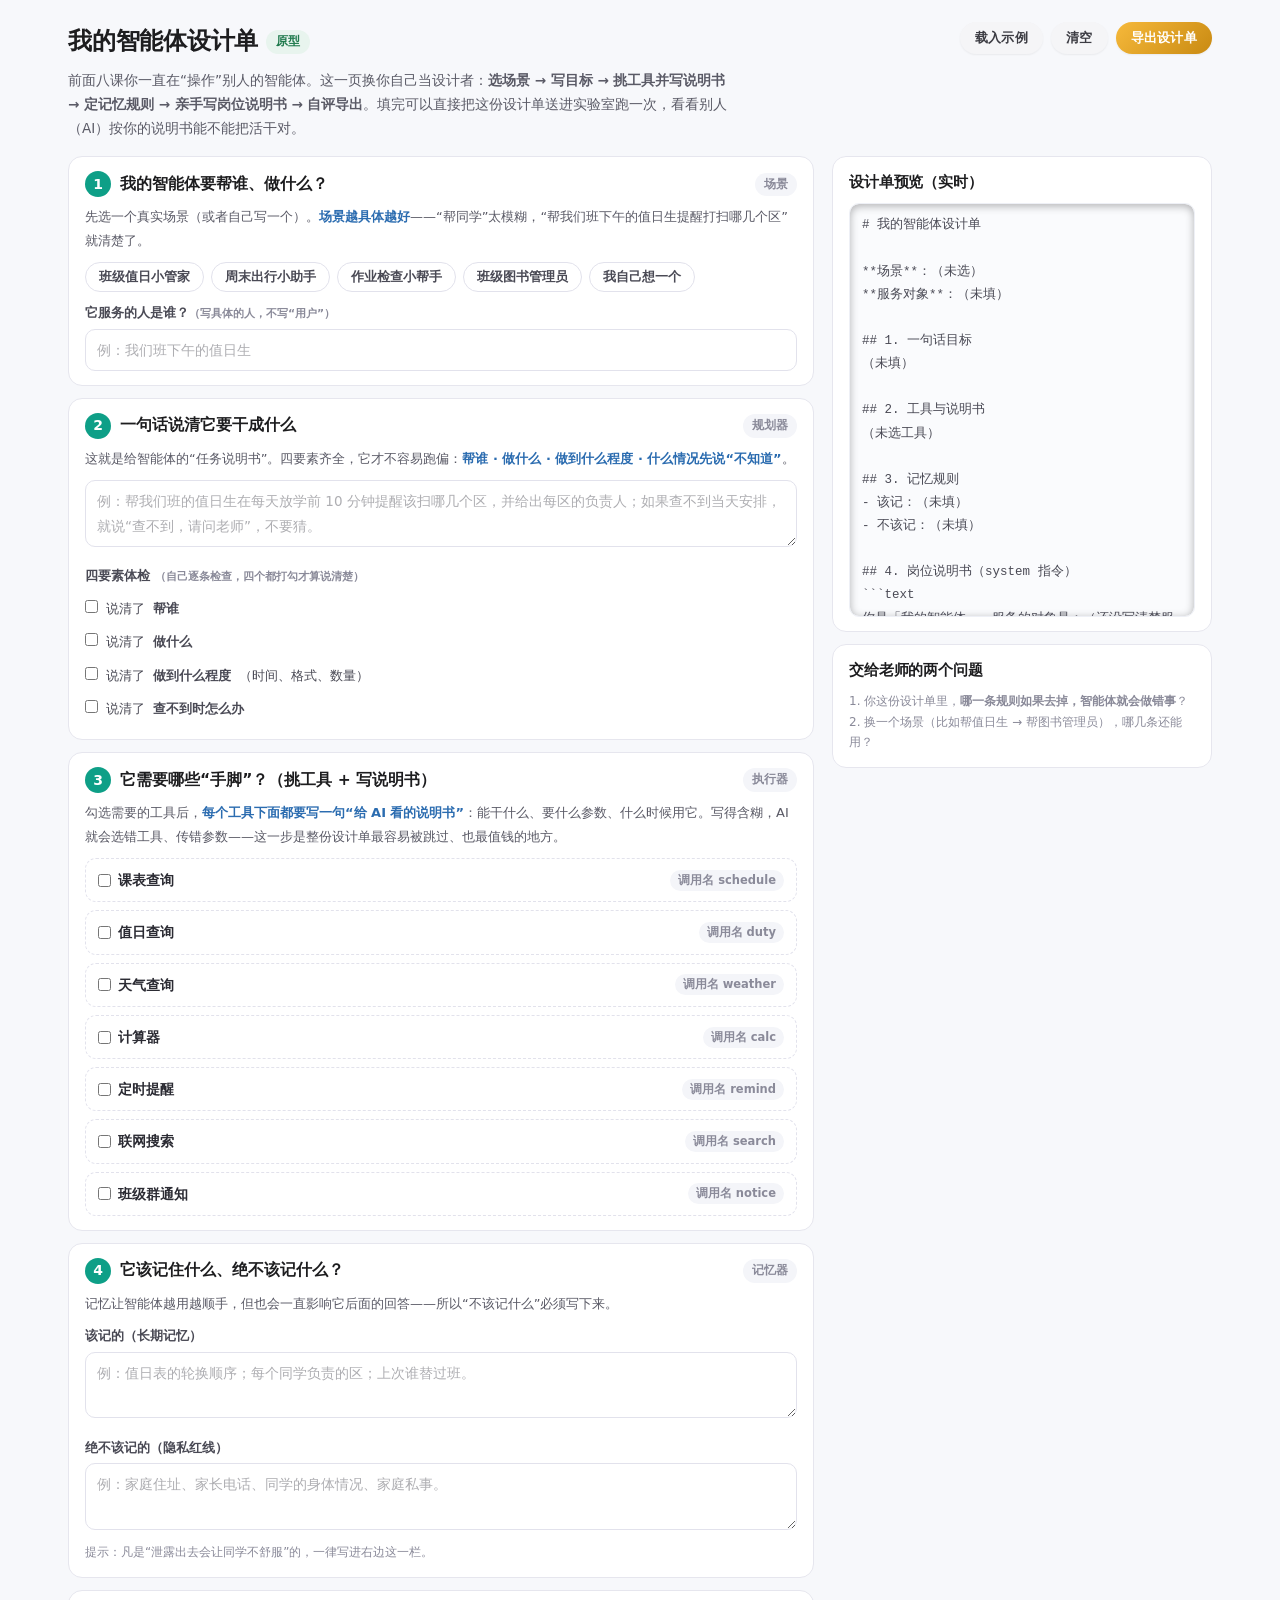
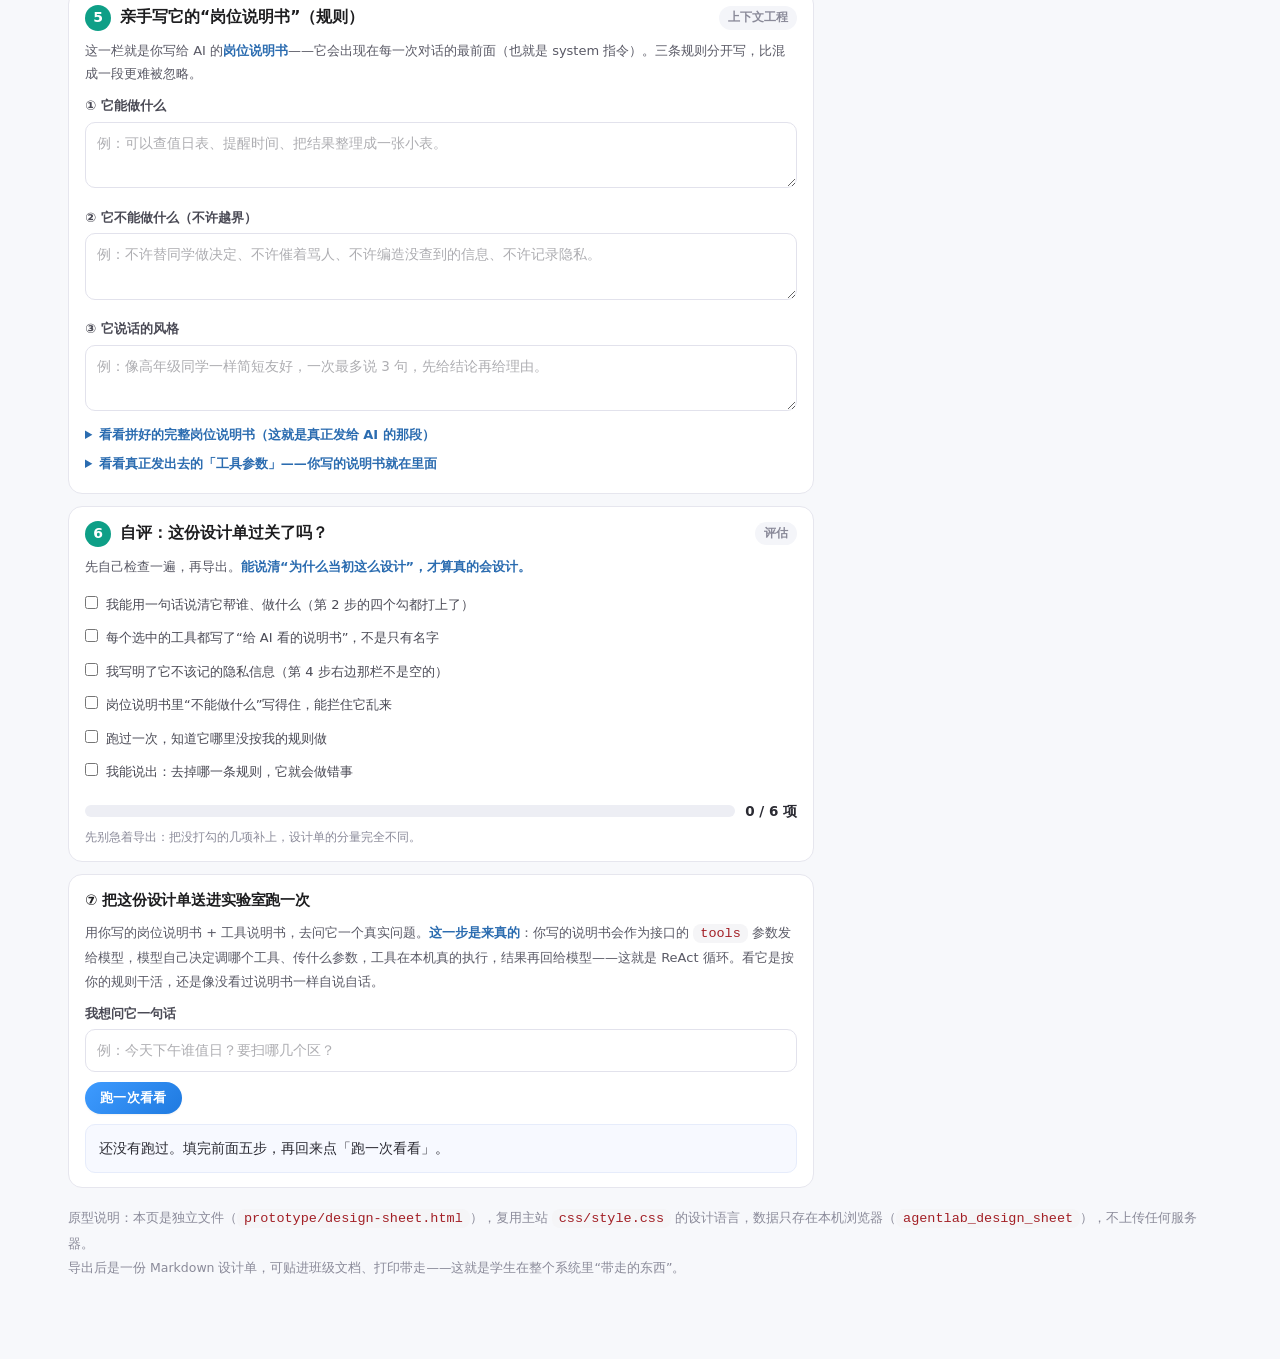
<file: prototype/design-sheet.html>
<!DOCTYPE html>
<html lang="zh-CN">
<head>
<meta charset="UTF-8">
<meta name="viewport" content="width=device-width, initial-scale=1">
<title>我的智能体设计单 · 原型</title>
<!-- 复用主站设计系统：语义色、卡片、按钮、提示条都直接用 style.css，风格与八个板块一致 -->
<link rel="stylesheet" href="../css/style.css">
<style>
/* ============================================================
 * 「我的智能体设计单」原型样式（前缀 mds-，避免与主站样式冲突）
 * 为什么单开一段：主站的 .card 是「讲一段知识」，这里是「填一份表」，
 * 需要表单行、步骤条、右侧实时预览这些主站没有的排布。
 * ============================================================ */
body { background: #f7f8fb; }
.mds-wrap { max-width: 1180px; margin: 0 auto; padding: 22px 18px 80px; }

/* 顶部条 */
.mds-top { display: flex; align-items: flex-start; gap: 14px; flex-wrap: wrap; margin-bottom: 16px; }
.mds-top h1 { font-size: 24px; font-weight: 900; color: var(--c-ink, #2B2B33); margin: 0; }
.mds-top p { margin: 6px 0 0; font-size: 13.5px; line-height: 1.8; color: #5a5a66; max-width: 660px; }
.mds-badge { display: inline-block; margin-left: 8px; background: #e8f4ee; color: #1f7a4d; border-radius: 999px; padding: 2px 10px; font-size: 12px; font-weight: 800; vertical-align: middle; }
.mds-top-actions { margin-left: auto; display: flex; gap: 8px; flex-wrap: wrap; }

/* 两栏：左表单 / 右实时预览 */
.mds-grid { display: grid; grid-template-columns: 1fr 380px; gap: 18px; align-items: start; }
@media (max-width: 1000px) { .mds-grid { grid-template-columns: 1fr; } }

/* 步骤卡 */
.mds-step { display: block; background: #fff; border: 1.5px solid #e6e6ee; border-radius: 14px; padding: 14px 16px; margin-bottom: 12px; }
.mds-step.on { border-color: var(--c-works, #2fa37a); }
.mds-step-h { display: flex; align-items: center; gap: 9px; }
.mds-step-no { flex: 0 0 auto; width: 26px; height: 26px; border-radius: 50%; background: var(--c-works, #2fa37a); color: #fff; font-size: 14px; font-weight: 800; display: inline-flex; align-items: center; justify-content: center; }
.mds-step-t { font-size: 15.5px; font-weight: 800; color: var(--c-ink, #2B2B33); }
.mds-step-role { margin-left: auto; font-size: 12px; font-weight: 700; color: #8a8a99; background: #f4f5f9; border-radius: 999px; padding: 2px 9px; }
.mds-step-d { font-size: 13px; line-height: 1.8; color: #5a5a66; margin: 8px 0 10px; }
.mds-step-d b { color: #2b6cb0; }

/* 表单行 */
.mds-field { margin-top: 10px; }
.mds-label { display: block; font-size: 13px; font-weight: 800; color: #4a4a55; margin-bottom: 5px; }
.mds-label small { font-weight: 600; color: #8a8a99; }
.mds-field input[type="text"], .mds-field textarea {
  width: 100%; box-sizing: border-box; font-family: inherit; font-size: 13.5px; line-height: 1.8;
  border: 1.5px solid #e2e2ec; border-radius: 10px; padding: 8px 11px; background: #fff; color: #2B2B33; resize: vertical;
}
.mds-field textarea { min-height: 62px; }
.mds-field input:focus, .mds-field textarea:focus { outline: none; border-color: var(--c-works, #2fa37a); box-shadow: 0 0 0 3px rgba(47, 163, 122, .12); }
.mds-hint { font-size: 12px; color: #8a8a99; margin-top: 4px; line-height: 1.7; }

/* 选项胶囊 */
.mds-chips { display: flex; flex-wrap: wrap; gap: 7px; }
.mds-chip { border: 1.5px solid #e2e2ec; background: #fff; color: #4a4a55; border-radius: 999px; padding: 5px 13px; font-size: 13px; font-weight: 700; cursor: pointer; }
.mds-chip:hover { border-color: var(--c-works, #2fa37a); }
.mds-chip.on { background: var(--c-works, #2fa37a); border-color: var(--c-works, #2fa37a); color: #fff; }

/* 工具条目：勾选后长出「工具描述」输入框 */
.mds-tool { border: 1.5px dashed #e2e2ec; border-radius: 11px; padding: 10px 12px; margin-top: 8px; }
.mds-tool.on { border-style: solid; border-color: #cdeadd; background: #f7fdfa; }
.mds-tool-h { display: flex; align-items: center; gap: 8px; font-size: 13.5px; font-weight: 800; color: #2B2B33; }
.mds-tool-h label { display: flex; align-items: center; gap: 7px; cursor: pointer; }
.mds-tool-key { font-size: 11.5px; font-weight: 700; color: #8a8a99; background: #f4f5f9; border-radius: 999px; padding: 1px 8px; margin-left: auto; }
.mds-tool .mds-field { margin-top: 8px; }

/* 体检项 */
.mds-check { display: flex; align-items: flex-start; gap: 8px; font-size: 13px; line-height: 1.8; color: #4a4a55; padding: 5px 0; cursor: pointer; }
.mds-check input { margin-top: 3px; flex: 0 0 auto; }
.mds-score { display: flex; align-items: center; gap: 10px; margin-top: 12px; }
.mds-score-bar { flex: 1; height: 12px; border-radius: 999px; background: #edeef4; overflow: hidden; }
.mds-score-bar > i { display: block; height: 100%; width: 0; background: linear-gradient(90deg, var(--c-works, #2fa37a), var(--c-per, #3b82f6)); transition: width .3s ease; }
.mds-score-t { font-size: 13.5px; font-weight: 800; color: #2B2B33; white-space: nowrap; }

/* 右侧实时预览 */
.mds-side { position: sticky; top: 16px; display: flex; flex-direction: column; gap: 12px; }
.mds-card { display: block; background: #fff; border: 1.5px solid #e6e6ee; border-radius: 14px; padding: 14px 16px; }
.mds-card h3 { margin: 0 0 8px; font-size: 14.5px; font-weight: 900; color: var(--c-ink, #2B2B33); display: flex; align-items: center; gap: 7px; }
.mds-pv { font-size: 12.5px; line-height: 1.85; color: #4a4a55; white-space: pre-wrap; word-break: break-word; background: #fafbfd; border: 1px solid #eef0f6; border-radius: 10px; padding: 10px 12px; max-height: 46vh; overflow: auto; margin: 0; }
.mds-pv b { color: #1f7a4d; }
.mds-empty { color: #a0a0ad; }

/* 折叠「完整岗位说明书」 */
.mds-fold > summary { cursor: pointer; font-size: 13px; font-weight: 800; color: #2b6cb0; padding: 4px 0; }
.mds-pre { font-size: 12.5px; line-height: 1.85; white-space: pre-wrap; background: #fbf7ef; border: 1px solid #efe6d6; border-radius: 10px; padding: 10px 12px; margin: 6px 0 0; }

/* 「跑一次」结果 */
.mds-run-out { margin-top: 10px; font-size: 13.5px; line-height: 1.9; color: #2B2B33; background: #f7f9ff; border: 1px solid #e6ecfb; border-radius: 10px; padding: 11px 13px; min-height: 46px; }
.mds-run-out .mds-deg { display: inline-block; background: #fdf1e0; color: #a8762a; border-radius: 999px; padding: 1px 9px; font-size: 11.5px; font-weight: 800; margin-bottom: 6px; }

/* ⑦ 调用轨迹：把「模型自己决定的每一步」摆出来，而不是只给一个最终答案 */
.mds-trace { margin-top: 12px; font-size: 13px; line-height: 1.8; }
.mds-trace > b { display: block; margin-bottom: 6px; font-size: 13.5px; color: var(--c-ink, #2B2B33); }
.mds-trace-i { display: flex; gap: 9px; background: #fbfcff; border: 1px solid #e8eefb; border-radius: 10px; padding: 9px 11px; margin-bottom: 7px; }
.mds-trace-n { flex: 0 0 auto; width: 22px; height: 22px; border-radius: 50%; background: var(--c-per, #3b82f6); color: #fff; font-size: 12px; font-weight: 800; display: inline-flex; align-items: center; justify-content: center; }
.mds-trace-fn { margin-left: 7px; font-size: 11.5px; color: #8a8a99; background: #f1f3f8; border-radius: 999px; padding: 1px 8px; }
.mds-trace-args, .mds-trace-res { font-size: 12.5px; white-space: pre-wrap; }
.mds-trace-args { color: #6b6b78; }
.mds-trace-res { color: #1f7a4d; }
.mds-foot { margin-top: 18px; font-size: 12.5px; color: #8a8a99; line-height: 1.9; }

/* 从实验室带 ?step=N 跳过来时的「来意条」与目标步骤高亮 */
.mds-from { background: #eef8f3; border: 1.5px solid #cdeadd; border-radius: 12px; padding: 10px 13px; margin-bottom: 12px; font-size: 13.5px; line-height: 1.8; color: #2B2B33; }
.mds-hit { animation: mdsHit 1.6s ease-out 2; }
@keyframes mdsHit {
  0%   { box-shadow: 0 0 0 0 rgba(47, 163, 122, .45); }
  100% { box-shadow: 0 0 0 12px rgba(47, 163, 122, 0); }
}
</style>
</head>
<body>

<div class="mds-wrap">
  <div class="mds-top">
    <div>
      <h1>我的智能体设计单<span class="mds-badge">原型</span></h1>
      <p>前面八课你一直在“操作”别人的智能体。这一页换你自己当设计者：<b>选场景 → 写目标 → 挑工具并写说明书 → 定记忆规则 → 亲手写岗位说明书 → 自评导出</b>。填完可以直接把这份设计单送进实验室跑一次，看看别人（AI）按你的说明书能不能把活干对。</p>
    </div>
    <div class="mds-top-actions">
      <button class="btn btn-ghost btn-sm" id="mds-load">载入示例</button>
      <button class="btn btn-ghost btn-sm" id="mds-clear">清空</button>
      <button class="btn btn-brain btn-sm" id="mds-export">导出设计单</button>
    </div>
  </div>

  <div class="mds-grid">
    <!-- ============ 左：六步表单 ============ -->
    <div id="mds-form">

      <!-- ① 场景 -->
      <div class="mds-step" data-step="1">
        <div class="mds-step-h"><span class="mds-step-no">1</span><span class="mds-step-t">我的智能体要帮谁、做什么？</span><span class="mds-step-role">场景</span></div>
        <div class="mds-step-d">先选一个真实场景（或者自己写一个）。<b>场景越具体越好</b>——“帮同学”太模糊，“帮我们班下午的值日生提醒打扫哪几个区”就清楚了。</div>
        <div class="mds-chips" id="mds-scene"></div>
        <div class="mds-field">
          <label class="mds-label" for="mds-users">它服务的人是谁？<small>（写具体的人，不写“用户”）</small></label>
          <input type="text" id="mds-users" placeholder="例：我们班下午的值日生">
        </div>
      </div>

      <!-- ② 一句话目标 -->
      <div class="mds-step" data-step="2">
        <div class="mds-step-h"><span class="mds-step-no">2</span><span class="mds-step-t">一句话说清它要干成什么</span><span class="mds-step-role">规划器</span></div>
        <div class="mds-step-d">这就是给智能体的“任务说明书”。四要素齐全，它才不容易跑偏：<b>帮谁 · 做什么 · 做到什么程度 · 什么情况先说“不知道”</b>。</div>
        <div class="mds-field">
          <textarea id="mds-goal" placeholder="例：帮我们班的值日生在每天放学前 10 分钟提醒该扫哪几个区，并给出每区的负责人；如果查不到当天安排，就说“查不到，请问老师”，不要猜。"></textarea>
        </div>
        <div class="mds-field">
          <span class="mds-label">四要素体检 <small>（自己逐条检查，四个都打勾才算说清楚）</small></span>
          <label class="mds-check"><input type="checkbox" data-ck="who"> 说清了<b>帮谁</b></label>
          <label class="mds-check"><input type="checkbox" data-ck="what"> 说清了<b>做什么</b></label>
          <label class="mds-check"><input type="checkbox" data-ck="how"> 说清了<b>做到什么程度</b>（时间、格式、数量）</label>
          <label class="mds-check"><input type="checkbox" data-ck="unknown"> 说清了<b>查不到时怎么办</b></label>
        </div>
      </div>

      <!-- ③ 工具 + 工具描述 -->
      <div class="mds-step" data-step="3">
        <div class="mds-step-h"><span class="mds-step-no">3</span><span class="mds-step-t">它需要哪些“手脚”？（挑工具 + 写说明书）</span><span class="mds-step-role">执行器</span></div>
        <div class="mds-step-d">勾选需要的工具后，<b>每个工具下面都要写一句“给 AI 看的说明书”</b>：能干什么、要什么参数、什么时候用它。写得含糊，AI 就会选错工具、传错参数——这一步是整份设计单最容易被跳过、也最值钱的地方。</div>
        <div id="mds-tools"></div>
      </div>

      <!-- ④ 记忆规则 -->
      <div class="mds-step" data-step="4">
        <div class="mds-step-h"><span class="mds-step-no">4</span><span class="mds-step-t">它该记住什么、绝不该记什么？</span><span class="mds-step-role">记忆器</span></div>
        <div class="mds-step-d">记忆让智能体越用越顺手，但也会一直影响它后面的回答——所以“不该记什么”必须写下来。</div>
        <div class="mds-field">
          <label class="mds-label" for="mds-mem-yes">该记的（长期记忆）</label>
          <textarea id="mds-mem-yes" placeholder="例：值日表的轮换顺序；每个同学负责的区；上次谁替过班。"></textarea>
        </div>
        <div class="mds-field">
          <label class="mds-label" for="mds-mem-no">绝不该记的（隐私红线）</label>
          <textarea id="mds-mem-no" placeholder="例：家庭住址、家长电话、同学的身体情况、家庭私事。"></textarea>
        </div>
        <div class="mds-hint">提示：凡是“泄露出去会让同学不舒服”的，一律写进右边这一栏。</div>
      </div>

      <!-- ⑤ 岗位说明书 -->
      <div class="mds-step" data-step="5">
        <div class="mds-step-h"><span class="mds-step-no">5</span><span class="mds-step-t">亲手写它的“岗位说明书”（规则）</span><span class="mds-step-role">上下文工程</span></div>
        <div class="mds-step-d">这一栏就是你写给 AI 的<b>岗位说明书</b>——它会出现在每一次对话的最前面（也就是 system 指令）。三条规则分开写，比混成一段更难被忽略。</div>
        <div class="mds-field">
          <label class="mds-label" for="mds-rule-can">① 它能做什么</label>
          <textarea id="mds-rule-can" placeholder="例：可以查值日表、提醒时间、把结果整理成一张小表。"></textarea>
        </div>
        <div class="mds-field">
          <label class="mds-label" for="mds-rule-cant">② 它不能做什么（不许越界）</label>
          <textarea id="mds-rule-cant" placeholder="例：不许替同学做决定、不许催着骂人、不许编造没查到的信息、不许记录隐私。"></textarea>
        </div>
        <div class="mds-field">
          <label class="mds-label" for="mds-rule-tone">③ 它说话的风格</label>
          <textarea id="mds-rule-tone" placeholder="例：像高年级同学一样简短友好，一次最多说 3 句，先给结论再给理由。"></textarea>
        </div>
        <details class="mds-fold">
          <summary>看看拼好的完整岗位说明书（这就是真正发给 AI 的那段）</summary>
          <pre class="mds-pre" id="mds-sys-pre"></pre>
        </details>
        <details class="mds-fold">
          <summary>看看真正发出去的「工具参数」——你写的说明书就在里面</summary>
          <pre class="mds-pre" id="mds-tools-pre"></pre>
          <div class="mds-hint">每个工具的 <code>description</code> 就是你第 3 步写的那句话；没勾选的工具不会出现在这里，模型也就不知道有它。</div>
        </details>
      </div>

      <!-- ⑥ 自评 + 导出 -->
      <div class="mds-step" data-step="6">
        <div class="mds-step-h"><span class="mds-step-no">6</span><span class="mds-step-t">自评：这份设计单过关了吗？</span><span class="mds-step-role">评估</span></div>
        <div class="mds-step-d">先自己检查一遍，再导出。<b>能说清“为什么当初这么设计”，才算真的会设计。</b></div>
        <div id="mds-checks"></div>
        <div class="mds-score">
          <div class="mds-score-bar"><i id="mds-score-fill"></i></div>
          <span class="mds-score-t" id="mds-score-t">0 / 6 项</span>
        </div>
        <div class="mds-hint" id="mds-score-hint">把这些填完，设计单就可以交出去了。</div>
      </div>

      <!-- ⑦ 送进实验室跑一次 -->
      <div class="mds-card" style="margin-top:12px">
        <h3>⑦ 把这份设计单送进实验室跑一次</h3>
        <div class="mds-step-d">用你写的岗位说明书 + 工具说明书，去问它一个真实问题。<b>这一步是来真的</b>：你写的说明书会作为接口的 <code>tools</code> 参数发给模型，模型自己决定调哪个工具、传什么参数，工具在本机真的执行，结果再回给模型——这就是 ReAct 循环。看它是按你的规则干活，还是像没看过说明书一样自说自话。</div>
        <div class="mds-field">
          <label class="mds-label" for="mds-test">我想问它一句话</label>
          <input type="text" id="mds-test" placeholder="例：今天下午谁值日？要扫哪几个区？">
        </div>
        <button class="btn btn-per btn-sm" id="mds-run" style="margin-top:10px">跑一次看看</button>
        <div class="mds-run-out" id="mds-run-out">还没有跑过。填完前面五步，再回来点「跑一次看看」。</div>
        <div id="mds-trace"></div>
        <details class="mds-fold" id="mds-req-wrap" style="display:none">
          <summary>看看这一轮真正发出去的请求（system 指令 + tools 参数）</summary>
          <pre class="mds-pre" id="mds-req-pre"></pre>
        </details>
      </div>

    </div>

    <!-- ============ 右：实时预览 ============ -->
    <div class="mds-side">
      <div class="mds-card">
        <h3>设计单预览（实时）</h3>
        <pre class="mds-pv" id="mds-preview"></pre>
      </div>
      <div class="mds-card">
        <h3>交给老师的两个问题</h3>
        <div class="mds-hint" style="margin:0">
          1. 你这份设计单里，<b>哪一条规则如果去掉，智能体就会做错事</b>？<br>
          2. 换一个场景（比如帮值日生 → 帮图书管理员），哪几条还能用？
        </div>
      </div>
    </div>
  </div>

  <div class="mds-foot">
    原型说明：本页是独立文件（<code>prototype/design-sheet.html</code>），复用主站 <code>css/style.css</code> 的设计语言，数据只存在本机浏览器（<code>agentlab_design_sheet</code>），不上传任何服务器。<br>
    导出后是一份 Markdown 设计单，可贴进班级文档、打印带走——这就是学生在整个系统里“带走的东西”。
  </div>
</div>

<script src="../js/config.js"></script>
<script src="../js/store.js"></script>
<script src="../js/api.js"></script>
<script src="../js/ui.js"></script>
<script>
/* ============================================================
 * 「我的智能体设计单」原型逻辑
 * 设计原则（对应评审建议）：
 *   1. 学生是设计者，不是操作员——提示词 / 工具描述 / 记忆规则都由学生亲手写；
 *   2. 写的东西要真的被使用——第 ⑦ 步把它拼成 system 指令真发给模型；
 *   3. 有产出——可导出 Markdown，成为学习档案；
 *   4. 无 Key 也能上——降级时明确标注“这是提前准备好的示例，不是刚刚算出来的”。
 * ============================================================ */
(function () {
  var S = window.AgentLab.Store;
  var U = window.AgentLab && window.AgentLab.UI;
  var KEY = "design_sheet";

  var SCENES = [
    { id: "duty", name: "班级值日小管家", users: "我们班下午的值日生" },
    { id: "trip", name: "周末出行小助手", users: "我们全家" },
    { id: "homework", name: "作业检查小帮手", users: "我自己" },
    { id: "library", name: "班级图书管理员", users: "全班借书的同学" },
    { id: "other", name: "我自己想一个", users: "" }
  ];

  /* ============================================================
   * 工具清单：每个工具都带三样东西
   *   ① params —— 参数的 schema（模型要照着填）；
   *   ② desc   —— 预设的「说明书」，只当占位提示用；学生写的那句才是真正发出去的 description；
   *   ③ run    —— 本机真实执行体。设计单不是“交上去看看”，第 ⑦ 步会真的调用它。
   * 其中 schedule / duty 读的是「记忆器」里学生自己填的班级知识库——
   * 也就是说：记忆器里记了什么，这个智能体就真的能查到什么。
   * ============================================================ */
  var TOOLS = [
    {
      id: "schedule", fn: "query_class_schedule", name: "课表查询",
      desc: "读班级课表：参数 day（星期几）；返回当天课程与值日安排。",
      params: { day: { type: "string", desc: "星期几，例如 周一、今天、明天" } }, req: ["day"],
      run: function (a) {
        var kb = (S.getClassInfo && S.getClassInfo()) || {};
        var s = String(kb.schedule || "").trim();
        if (!s) return "查不到：班级知识库里的「课表」是空的（去记忆器里填一下就能查到了）";
        return "班级课表：\n" + s + (String(kb.duty || "").trim() ? ("\n值日安排：" + kb.duty) : "");
      }
    },
    {
      id: "duty", fn: "query_duty_roster", name: "值日查询",
      desc: "查值日安排：参数 dateKey；返回今天谁值日、负责哪几个区。查不到就说查不到，不要编。",
      params: { dateKey: { type: "string", desc: "今天 / 明天 / 这周" } }, req: ["dateKey"],
      run: function (a) {
        var kb = (S.getClassInfo && S.getClassInfo()) || {};
        var d = String(kb.duty || "").trim();
        var r = String(kb.dutyrule || "").trim();
        if (!d && !r) return "查不到记录（知识库里的「值日」与「值日规则」都是空的）";
        return "值日：" + (d || "（没填）") + (r ? ("\n值日规则：" + r) : "") + "\n（查的是日期：" + (a.dateKey || "未给") + "）";
      }
    },
    {
      id: "weather", fn: "weather_query", name: "天气查询",
      desc: "查某地某天的天气：参数 city、dateKey；返回温度、是否下雨。",
      params: { city: { type: "string", desc: "城市名，例如 北京" }, dateKey: { type: "string", desc: "今天 / 明天" } }, req: ["city"],
      run: function (a) {
        /* 原型没有接真实天气服务：这里返回固定的示例数据，并在结果里标明"示例"，
         * 不让学生以为这是刚查到的真实天气。 */
        return "【示例数据·原型未接真实天气服务】" + (a.city || "北京") + " 明天 18~26℃，多云，不下雨。";
      }
    },
    {
      id: "calc", fn: "calculator", name: "计算器",
      desc: "精确算数：参数 expr；只要需要算数就用它，不要自己心算。",
      params: { expr: { type: "string", desc: "算式，用 + - * / ( ) 表示，例如 7*50" } }, req: ["expr"],
      run: function (a) { return "计算结果：" + safeCalc(a.expr); }
    },
    {
      id: "remind", fn: "reminder_set", name: "定时提醒",
      desc: "记下一条提醒：参数 time、content；只做提醒这一件事。",
      params: {
        time: { type: "string", desc: "提醒时间，例如 15:50" },
        content: { type: "string", desc: "提醒内容原文" }
      }, req: ["time", "content"],
      run: function (a) { return "已登记提醒：" + (a.time || "（没给时间）") + " → " + (a.content || "（没给内容）"); }
    },
    {
      id: "search", fn: "web_search", name: "联网搜索",
      desc: "查最新信息：参数 query；返回网页摘要，可能过期，要核对来源。",
      params: { query: { type: "string", desc: "搜索关键词" } }, req: ["query"],
      run: function (a) {
        return "【原型未接联网搜索】收到查询词「" + (a.query || "") + "」，但没有返回任何网页内容——" +
          "请按规则告诉同学“我查不到”，不要凭记忆编一个答案。";
      }
    },
    {
      id: "notice", fn: "send_class_notice", name: "班级群通知",
      desc: "发消息到班级群：参数 content；高危动作，必须老师确认后才能发。",
      params: { content: { type: "string", desc: "要发到群里的内容" } }, req: ["content"],
      run: function (a) {
        /* 高危工具故意“不执行”：这正是设计单里「它不能做什么」的现场验证——
         * 学生能亲眼看到“不可逆的动作被拦下来了”。 */
        return "【已拦截·未发送】这是会给全班发消息的不可逆动作，按你的规则需要老师确认。" +
          "草稿内容：「" + (a.content || "") + "」";
      }
    }
  ];
  function findTool(fn) {
    for (var i = 0; i < TOOLS.length; i++) if (TOOLS[i].fn === fn) return TOOLS[i];
    return null;
  }
  /* 只允许数字与运算符，再用 Function 求值——比 eval 任意代码安全得多 */
  function safeCalc(expr) {
    var s = String(expr == null ? "" : expr);
    if (!/^[\d\s+\-*/().%]+$/.test(s)) return "算式里出现了不认识的字符，没敢算（" + s + "）";
    try { return String(Function('"use strict";return (' + s + ")")()); }
    catch (e) { return "这个算式看不懂（" + s + "）"; }
  }

  /* ---------- 把学生的说明书装配成接口的 tools 参数 ----------
   * 这一步是整个设计单与真实 Function Calling 的接缝：
   * **学生在第 3 步写的那句话，就是这里每个工具对象的 description**——
   * 模型选不选这个工具、参数填得对不对，读的就是这句话。
   * 没勾选的工具根本不进这个数组，模型也就“不知道世上还有它”。 */
  function toolSchemas() {
    var out = [];
    TOOLS.forEach(function (t) {
      if (!Object.prototype.hasOwnProperty.call(state.tools, t.id)) return;
      var props = {}, req = [];
      for (var p in t.params) props[p] = { type: t.params[p].type, description: t.params[p].desc };
      t.req.forEach(function (r) { req.push(r); });
      out.push({
        type: "function",
        function: {
          name: t.fn,
          description: String(state.tools[t.id] || "").trim() || t.desc,
          parameters: { type: "object", properties: props, required: req }
        }
      });
    });
    return out;
  }

  var CHECKS = [
    { id: "c1", t: "我能用一句话说清它帮谁、做什么（第 2 步的四个勾都打上了）" },
    { id: "c2", t: "每个选中的工具都写了“给 AI 看的说明书”，不是只有名字" },
    { id: "c3", t: "我写明了它不该记的隐私信息（第 4 步右边那栏不是空的）" },
    { id: "c4", t: "岗位说明书里“不能做什么”写得住，能拦住它乱来" },
    { id: "c5", t: "跑过一次，知道它哪里没按我的规则做" },
    { id: "c6", t: "我能说出：去掉哪一条规则，它就会做错事" }
  ];

  var state = {
    scene: "", users: "", goal: "", four: {},
    tools: {},              // { 工具id: 描述 }
    memYes: "", memNo: "",
    ruleCan: "", ruleCant: "", ruleTone: "",
    checks: {}, test: ""
  };

  function $(id) { return document.getElementById(id); }

  function load() {
    var saved = null;
    try { saved = S && S.get ? S.get(KEY, null) : null; } catch (e) { saved = null; }
    if (saved) {
      for (var k in state) if (Object.prototype.hasOwnProperty.call(saved, k)) state[k] = saved[k];
      return true;
    }
    return false;
  }
  function save() { try { if (S && S.set) S.set(KEY, state); } catch (e) { } }

  /* ---------- 渲染：场景 ---------- */
  function renderScene() {
    $("mds-scene").innerHTML = SCENES.map(function (s) {
      return '<button class="mds-chip' + (state.scene === s.id ? " on" : "") + '" data-scene="' + s.id + '">' + s.name + "</button>";
    }).join("");
  }

  /* ---------- 渲染：工具（勾选后才长出描述框） ---------- */
  function renderTools() {
    $("mds-tools").innerHTML = TOOLS.map(function (t) {
      var on = Object.prototype.hasOwnProperty.call(state.tools, t.id);
      return '<div class="mds-tool' + (on ? " on" : "") + '" data-tool="' + t.id + '">' +
        '<div class="mds-tool-h"><label><input type="checkbox" data-tool-ck="' + t.id + '"' + (on ? " checked" : "") + "> " + t.name + "</label>" +
        '<span class="mds-tool-key">调用名 ' + t.id + "</span></div>" +
        (on
          ? '<div class="mds-field"><label class="mds-label" for="mds-desc-' + t.id + '">给 AI 看的说明书 <small>（能干什么 · 要什么参数 · 什么时候用）</small></label>' +
            '<textarea id="mds-desc-' + t.id + '" data-tool-desc="' + t.id + '" placeholder="' + t.desc.replace(/"/g, "&quot;") + '"></textarea></div>'
          : "") +
        "</div>";
    }).join("");
    TOOLS.forEach(function (t) {
      var el = $("mds-desc-" + t.id);
      if (el) el.value = state.tools[t.id] || "";
    });
  }

  /* ---------- 渲染：自评 ---------- */
  function renderChecks() {
    $("mds-checks").innerHTML = CHECKS.map(function (c) {
      return '<label class="mds-check"><input type="checkbox" data-check="' + c.id + '"' + (state.checks[c.id] ? " checked" : "") + "> " + c.t + "</label>";
    }).join("");
  }

  /* ---------- 装配：岗位说明书（system 指令） ---------- */
  function toolLines() {
    var out = [];
    TOOLS.forEach(function (t) {
      if (Object.prototype.hasOwnProperty.call(state.tools, t.id)) {
        out.push("- " + t.name + "：" + (state.tools[t.id] || "（这个工具还没写说明书——AI 只能靠名字猜，很容易用错）"));
      }
    });
    return out;
  }
  function buildSystem() {
    var who = state.users || "（还没写清楚服务谁）";
    var parts = [
      "你是「" + (sceneName() || "我的智能体") + "」，服务的对象是：" + who + "。",
      "",
      "【你的任务】",
      state.goal || "（还没写目标）",
      "",
      /* 工具的「说明书」不写在这里——它去接口的 tools 参数里，
       * 那才是模型真正读工具说明的地方（见下方「真正发出去的工具参数」）。
       * 这里只留一句存在感，免得模型压根不知道有工具可用。 */
      "【工具】",
      toolLines().length ? "本次可用的工具见接口的 tools 参数；没列进去的工具，你就当它不存在。" : "本次没有接任何工具：只能凭已有知识回答，查不到就说“查不到”。",
      "",
      "【你能做什么】",
      state.ruleCan || "（还没写）",
      "",
      "【你不能做什么】",
      state.ruleCant || "（还没写）",
      "",
      "【你该记住什么】",
      state.memYes || "（还没写）",
      "",
      "【你绝不该记录什么】",
      state.memNo || "（还没写）",
      "",
      "【你说话的风格】",
      state.ruleTone || "（还没写）"
    ];
    return parts.join("\n");
  }
  function sceneName() {
    for (var i = 0; i < SCENES.length; i++) if (SCENES[i].id === state.scene) return SCENES[i].name;
    return "";
  }

  /* ---------- 渲染：实时预览（Markdown） ---------- */
  function buildMarkdown() {
    var L = [];
    L.push("# 我的智能体设计单");
    L.push("");
    L.push("**场景**：" + (sceneName() || "（未选）"));
    L.push("**服务对象**：" + (state.users || "（未填）"));
    L.push("");
    L.push("## 1. 一句话目标");
    L.push(state.goal || "（未填）");
    L.push("");
    L.push("## 2. 工具与说明书");
    if (toolLines().length) { toolLines().forEach(function (x) { L.push(x); }); } else { L.push("（未选工具）"); }
    L.push("");
    L.push("## 3. 记忆规则");
    L.push("- 该记：" + (state.memYes || "（未填）"));
    L.push("- 不该记：" + (state.memNo || "（未填）"));
    L.push("");
    L.push("## 4. 岗位说明书（system 指令）");
    L.push("```text");
    L.push(buildSystem());
    L.push("```");
    L.push("");
    L.push("## 5. 我的自评");
    CHECKS.forEach(function (c) { L.push("- [" + (state.checks[c.id] ? "x" : " ") + "] " + c.t); });
    L.push("");
    L.push("## 6. 我设计时的取舍");
    L.push("（写下你改过的那一版，以及为什么改——这一栏最像“真的设计者”）");
    return L.join("\n");
  }
  function renderPreview() {
    $("mds-preview").textContent = buildMarkdown();
    $("mds-sys-pre").textContent = buildSystem();
    var wire = toolSchemas();
    $("mds-tools-pre").textContent = wire.length
      ? JSON.stringify(wire, null, 2)
      : "（一个工具都没勾选：模型会被告知“本次没有接任何工具”，只能凭已有知识回答。）";
    var total = CHECKS.length, done = 0;
    CHECKS.forEach(function (c) { if (state.checks[c.id]) done++; });
    $("mds-score-fill").style.width = Math.round(done / total * 100) + "%";
    $("mds-score-t").textContent = done + " / " + total + " 项";
    $("mds-score-hint").textContent = done === total
      ? "六项都过关了——导出交出去吧，再想想“去掉哪条规则会出错”。"
      : (done >= 4 ? "快好了：剩下的那几项往往是最关键的（尤其是隐私与“不能做什么”）。"
        : "先别急着导出：把没打勾的几项补上，设计单的分量完全不同。");
  }

  function renderAll() { renderScene(); renderTools(); renderChecks(); renderPreview(); }

  /* ============================================================
   * ⑦ 的真实执行：一轮最小 ReAct 循环（Function Calling）
   *   system(学生写的岗位说明书) + user(问题) + tools(学生写的工具说明书)
   *     ↓ 模型返回 tool_calls（它自己决定调哪个、传什么参数）
   *   本机执行工具 → role:"tool" 回传结果 → 再问一次 → 直到模型不再要工具
   * 最多 3 轮带工具；到上限后去掉 tools 再问一次，逼它给出答案（真实系统也这么兜底）。
   * ============================================================ */
  function esc(s) {
    return String(s == null ? "" : s).replace(/[&<>"]/g, function (c) {
      return { "&": "&amp;", "<": "&lt;", ">": "&gt;", '"': "&quot;" }[c];
    });
  }

  function runAgentLoop(sys, q, wire) {
    var messages = [{ role: "system", content: sys }, { role: "user", content: q }];
    var trace = [], rounds = 0, firstReq = null;

    function once(withTools) {
      var body = {
        model: (window.AgentLab.CONFIG && AgentLab.CONFIG.model) || "deepseek-chat",
        messages: messages,
        temperature: 0.3,
        stream: false
      };
      if (withTools && wire.length) { body.tools = wire; body.tool_choice = "auto"; }
      if (!firstReq) firstReq = body;

      return AgentLab.API.callRaw({
        method: "POST",
        url: AgentLab.API.DEEPSEEK_URL || "https://api.deepseek.com/chat/completions",
        headers: [{ k: "Content-Type", v: "application/json" }],
        body: body
      }).then(function (data) {
        var msg = data && data.choices && data.choices[0] && data.choices[0].message;
        if (!msg) throw new Error("模型没有返回内容");
        var calls = msg.tool_calls;
        if (!calls || !calls.length) {
          return { answer: msg.content || "（模型没有给出正文）", trace: trace, rounds: rounds, firstReq: firstReq };
        }
        /* 接口要求：role:"tool" 必须紧跟一条带 tool_calls 的 assistant 消息 */
        messages.push({ role: "assistant", content: msg.content || "", tool_calls: calls });
        calls.forEach(function (c) {
          var fn = (c.function && c.function.name) || "";
          var args = {};
          try { args = JSON.parse((c.function && c.function.arguments) || "{}"); } catch (e) { args = {}; }
          var t = findTool(fn);
          var result = t ? t.run(args) : ("没有这个工具：" + fn + "（模型想调一个你没提供的工具，被挡下了）");
          trace.push({ fn: fn, label: t ? t.name : fn, args: args, result: result, known: !!t });
          messages.push({ role: "tool", tool_call_id: c.id, content: String(result) });
        });
        rounds++;
        if (rounds >= 4) {
          return { answer: "（为了不无限循环，这一轮就停在这里：模型已经连续 4 次要工具了）", trace: trace, rounds: rounds, firstReq: firstReq };
        }
        return once(rounds < 3);
      });
    }
    return once(true);
  }

  function traceHTML(trace) {
    if (!trace.length) {
      return '<div class="mds-trace"><b>调用轨迹</b><div class="mds-trace-i"><span class="mds-trace-n">—</span>' +
        '<div><div><b>这一轮它一个工具都没调</b></div><div class="mds-trace-res">要么问题不需要查数据，' +
        '要么你写的工具说明书没让它看出该用哪个——换个“要查真实信息”的问题再试一次。</div></div></div></div>';
    }
    return '<div class="mds-trace"><b>调用轨迹（模型自己决定的每一步）</b>' +
      trace.map(function (s, i) {
        return '<div class="mds-trace-i"><span class="mds-trace-n">' + (i + 1) + "</span><div>" +
          "<div><b>模型选了：</b>" + esc(s.label) + '<span class="mds-trace-fn">' + esc(s.fn) + "</span></div>" +
          '<div class="mds-trace-args">参数：' + esc(JSON.stringify(s.args)) + "</div>" +
          '<div class="mds-trace-res">本机真实返回：' + esc(s.result) + "</div>" +
          "</div></div>";
      }).join("") + "</div>";
  }

  function demoTrace() {
    return '<div class="mds-trace"><b>示例轨迹（未配置 Key——这是提前准备好的样子，不是刚跑出来的）</b>' +
      '<div class="mds-trace-i"><span class="mds-trace-n">1</span><div><div><b>模型选了：</b>值日查询' +
      '<span class="mds-trace-fn">query_duty_roster</span></div>' +
      '<div class="mds-trace-args">参数：{"dateKey":"今天"}</div>' +
      '<div class="mds-trace-res">本机真实返回：值日：第 3 组，负责教室和走廊（查的是日期：今天）</div></div></div>' +
      '<div class="mds-trace-i"><span class="mds-trace-n">2</span><div><div><b>模型收尾：</b>它不再要工具，直接按你的规则回答</div>' +
      '<div class="mds-trace-res">对照你的规则第 1 条（先给结论）与第 3 条（一次不超过 3 句）——' +
      '真实跑起来时，这里就是它按规则组织出来的那句话。</div></div></div></div>';
  }

  /* ---------- 事件绑定 ---------- */
  function bind() {
    $("mds-scene").addEventListener("click", function (e) {
      var b = e.target.closest ? e.target.closest("[data-scene]") : null;
      if (!b) return;
      var id = b.getAttribute("data-scene");
      state.scene = (state.scene === id) ? "" : id;
      SCENES.forEach(function (s) { if (s.id === state.scene && !state.users) { state.users = s.users; $("mds-users").value = s.users; } });
      save(); renderScene(); renderPreview();
    });

    $("mds-users").addEventListener("input", function () { state.users = this.value; save(); renderPreview(); });
    $("mds-goal").addEventListener("input", function () { state.goal = this.value; save(); renderPreview(); });
    $("mds-mem-yes").addEventListener("input", function () { state.memYes = this.value; save(); renderPreview(); });
    $("mds-mem-no").addEventListener("input", function () { state.memNo = this.value; save(); renderPreview(); });
    $("mds-rule-can").addEventListener("input", function () { state.ruleCan = this.value; save(); renderPreview(); });
    $("mds-rule-cant").addEventListener("input", function () { state.ruleCant = this.value; save(); renderPreview(); });
    $("mds-rule-tone").addEventListener("input", function () { state.ruleTone = this.value; save(); renderPreview(); });
    $("mds-test").addEventListener("input", function () { state.test = this.value; save(); });

    document.addEventListener("change", function (e) {
      var t = e.target;
      if (!t || !t.getAttribute) return;
      var ck = t.getAttribute("data-ck");
      if (ck) { state.four[ck] = t.checked; save(); return; }
      var tc = t.getAttribute("data-tool-ck");
      if (tc) {
        if (t.checked) { if (!Object.prototype.hasOwnProperty.call(state.tools, tc)) state.tools[tc] = ""; }
        else { delete state.tools[tc]; }
        save(); renderTools(); renderPreview(); return;
      }
      var ch = t.getAttribute("data-check");
      if (ch) { state.checks[ch] = t.checked; save(); renderPreview(); }
    });

    document.addEventListener("input", function (e) {
      var t = e.target;
      if (!t || !t.getAttribute) return;
      var td = t.getAttribute("data-tool-desc");
      if (td) { state.tools[td] = t.value; save(); renderPreview(); }
    });

    /* ⑦ 真的把设计单发给模型，并真的让工具跑起来——
     * 学生写的东西不是“交上去给老师看”，而是成为 AI 的行为约束与工具清单。 */
    $("mds-run").addEventListener("click", function () {
      var out = $("mds-run-out"), traceBox = $("mds-trace"), reqWrap = $("mds-req-wrap");
      var q = state.test || "今天下午谁值日？要扫哪几个区？";
      var sys = buildSystem(), wire = toolSchemas();
      var hasKey = false;
      try { var api = S.getApi(); hasKey = !!(api && api.key && api.key.length > 10); } catch (e2) { hasKey = false; }

      traceBox.innerHTML = "";
      reqWrap.style.display = "none";

      if (!hasKey || !(window.AgentLab && AgentLab.API && AgentLab.API.callRaw)) {
        out.innerHTML = '<span class="mds-deg">示例演示（未配置 DeepSeek Key）</span><br>' +
          "没有 Key，这一句没法真发给模型、工具也不会被执行。配上 Key 再点一次，你会看到三件事：" +
          "<b>模型自己挑了工具</b>、<b>工具在本机真的跑了</b>、<b>它按你写的规则收尾</b>；" +
          "把某条工具说明书改含糊，下一次它就可能挑错工具。";
        traceBox.innerHTML = demoTrace();
        return;
      }
      out.innerHTML = "正在把「岗位说明书 + 工具说明书」发给模型，等它决定调什么……";
      runAgentLoop(sys, q, wire).then(function (r) {
        out.innerHTML = '<span class="mds-deg">真实调用 · 共 ' + r.rounds + " 轮 ReAct" + (wire.length ? "" : " · 本轮没有接工具") + "</span><br>" + esc(r.answer);
        traceBox.innerHTML = traceHTML(r.trace);
        if (r.firstReq) {
          $("mds-req-pre").textContent = JSON.stringify(r.firstReq, null, 2);
          reqWrap.style.display = "";
        }
      }).catch(function (err) {
        out.innerHTML = '<span class="mds-deg">调用失败</span><br>' + esc((err && err.message) ? err.message : String(err));
      });
    });

    /* 载入示例：让老师一眼看到“填满的”设计单长什么样 */
    $("mds-load").addEventListener("click", function () {
      state.scene = "duty";
      state.users = "我们班下午的值日生";
      state.goal = "帮我们班的值日生在每天放学前 10 分钟提醒该扫哪几个区，并给出每区负责人；查不到当天安排就说“查不到，请问老师”，不要猜。";
      state.four = { who: true, what: true, how: true, unknown: true };
      state.tools = {
        duty: "查今天的值日安排：谁值日、负责哪几个区。同学问“今天谁值日/扫哪里”就用它；查不到就说查不到，千万不要编一个。",
        schedule: "读班级课表：参数 day（星期几）；返回当天课程。查不到就返回“无记录”，不要编。",
        remind: "到点提醒：参数 time（如 15:50）、content；只负责提醒，不替同学做决定。",
        notice: "发消息到班级群：参数 content；这是高危动作，必须老师在群里确认过才能发。"
      };
      state.memYes = "值日表的轮换顺序；每位同学负责的区域；上次替班的人。";
      state.memNo = "家庭住址、家长电话、同学的身体情况、任何家庭私事。";
      state.ruleCan = "可以查值日表、算清扫时间、按时提醒、把结果整理成一张小表。";
      state.ruleCant = "不许替同学做决定；不许催人、不许用命令语气；不许编造没查到的信息；不许把隐私写进记忆。";
      state.ruleTone = "像高年级同学一样简短友好，一次最多 3 句，先给结论再给理由。";
      state.checks = { c1: true, c2: true, c3: true, c4: true, c5: false, c6: false };
      state.test = "今天下午谁值日？要扫哪几个区？";
      syncInputs(); save(); renderAll();
      if (U && U.toast) U.toast("已载入示例设计单", "success");
    });

    $("mds-clear").addEventListener("click", function () {
      if (!confirm("清空设计单？本机保存的内容会被删掉。")) return;
      state = { scene: "", users: "", goal: "", four: {}, tools: {}, memYes: "", memNo: "", ruleCan: "", ruleCant: "", ruleTone: "", checks: {}, test: "" };
      try { if (S && S.set) S.set(KEY, state); } catch (e) { }
      syncInputs(); renderAll();
    });

    /* 导出：下载 .md（file:// 下 clipboard 常被拦，所以以下载为主、复制为辅） */
    $("mds-export").addEventListener("click", function () {
      var md = buildMarkdown();
      try {
        var blob = new Blob([md], { type: "text/markdown;charset=utf-8" });
        var a = document.createElement("a");
        a.href = URL.createObjectURL(blob);
        a.download = "我的智能体设计单.md";
        document.body.appendChild(a); a.click(); document.body.removeChild(a);
        if (U && U.toast) U.toast("设计单已导出为 Markdown 文件", "success");
      } catch (e) {
        if (U && U.toast) U.toast("导出失败，请换用 Chrome/Edge 打开", "info");
      }
    });
  }

  function syncInputs() {
    $("mds-users").value = state.users || "";
    $("mds-goal").value = state.goal || "";
    $("mds-mem-yes").value = state.memYes || "";
    $("mds-mem-no").value = state.memNo || "";
    $("mds-rule-can").value = state.ruleCan || "";
    $("mds-rule-cant").value = state.ruleCant || "";
    $("mds-rule-tone").value = state.ruleTone || "";
    $("mds-test").value = state.test || "";
    document.querySelectorAll("[data-ck]").forEach(function (i) { i.checked = !!state.four[i.getAttribute("data-ck")]; });
  }

  /* 从实验室跳过来时会带 ?step=N（各页「把这一课用上」入口带的参数）：
   * 直接把学生送到那一步，并在顶部说明来意——不用自己在一长页里找。 */
  function gotoStepFromUrl() {
    var m = /[?&]step=(\d+)/.exec(location.search || "");
    if (!m) return;
    var n = parseInt(m[1], 10);
    var el = document.querySelector('.mds-step[data-step="' + n + '"]');
    if (!el) return;
    var names = {
      1: "选一个真实场景、写清它服务的是谁",
      2: "用四要素写清“它要干成什么”",
      3: "挑工具，并给每个工具写一句“给 AI 看的说明书”",
      4: "写它该记什么、绝不该记什么",
      5: "亲手写它的岗位说明书（能做什么 / 不能做什么 / 说话风格）",
      6: "自评这份设计单",
      7: "把设计单真的跑一次"
    };
    var bar = document.createElement("div");
    bar.className = "mds-from";
    bar.innerHTML = "<b>你是从实验室过来的：</b>这里就是第 " + n + " 步——" + (names[n] || "") +
      "。填完可以点右上角「导出设计单」带走。";
    var form = $("mds-form");
    form.insertBefore(bar, form.firstChild);
    el.classList.add("mds-hit");
    setTimeout(function () {
      if (el.scrollIntoView) el.scrollIntoView({ behavior: "smooth", block: "center" });
    }, 280);
  }

  load();
  syncInputs();
  renderAll();
  bind();
  gotoStepFromUrl();
})();
</script>
</body>
</html>
</file>
